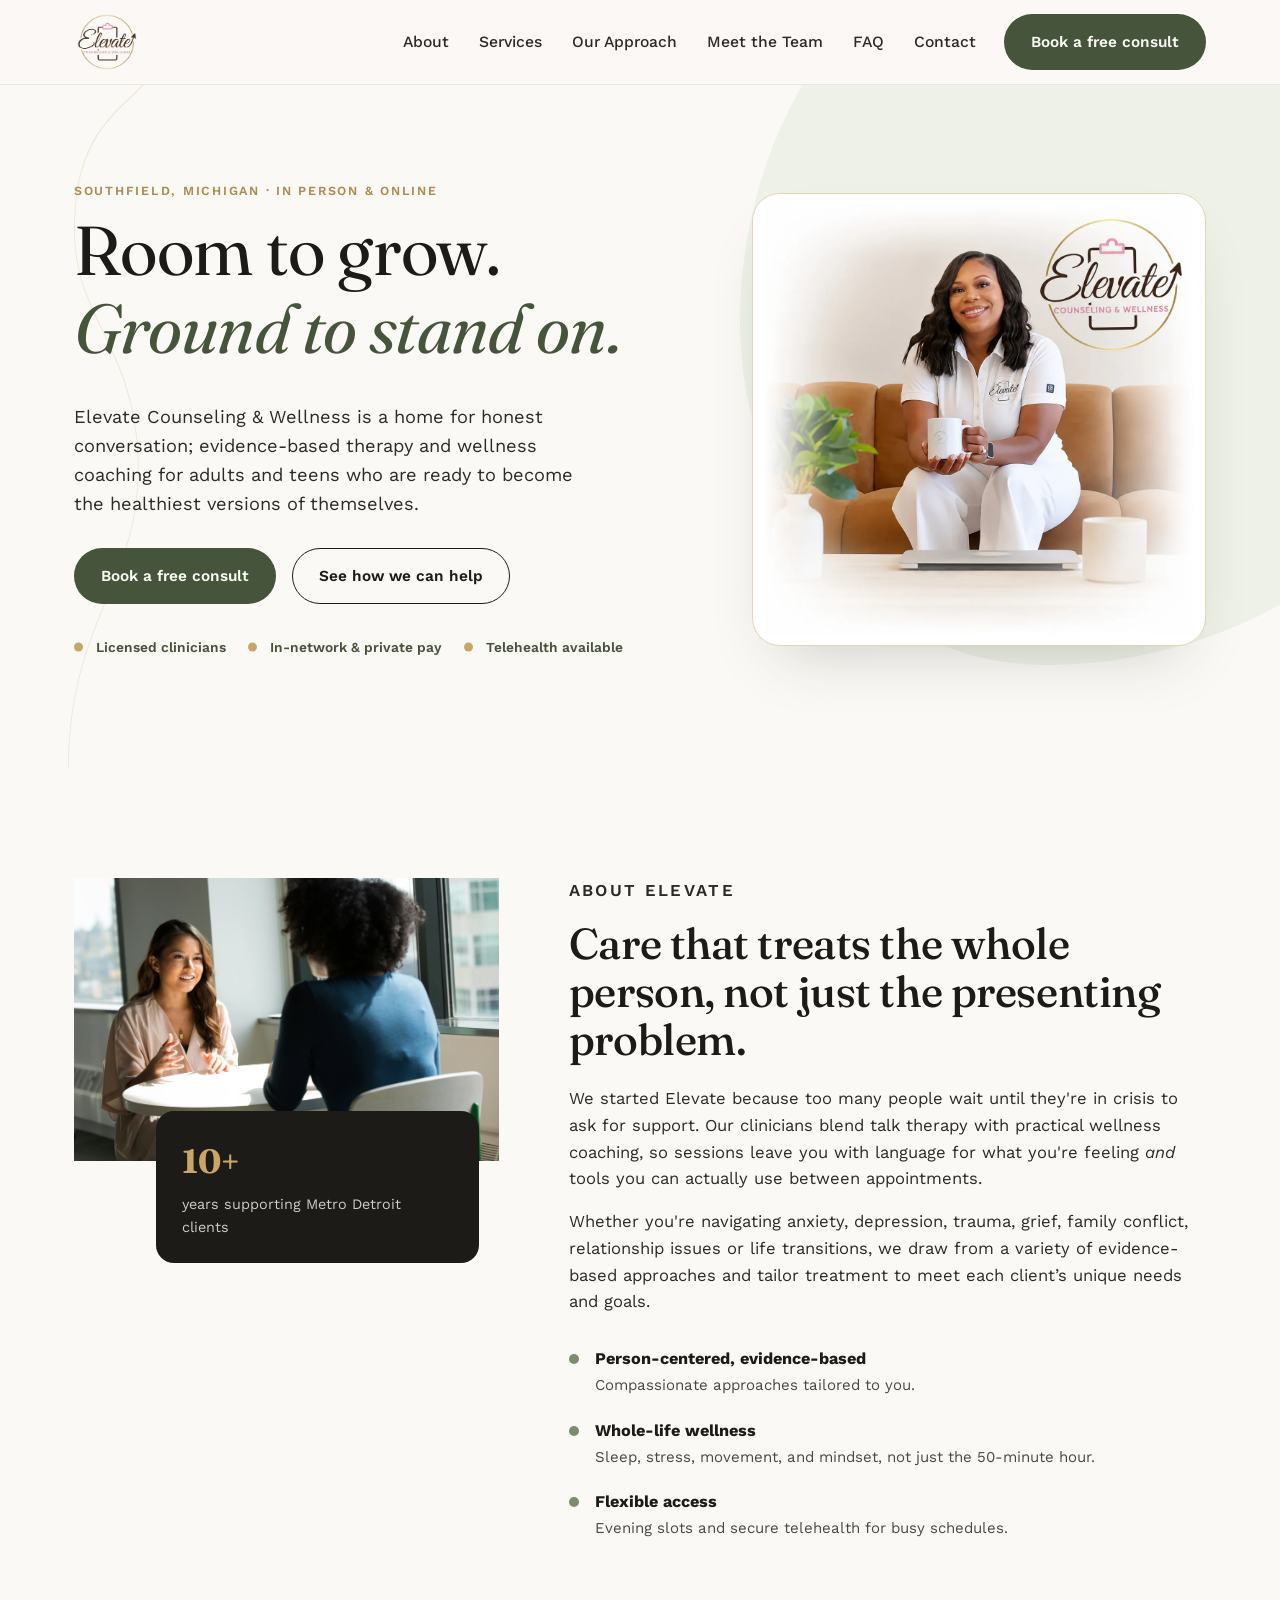
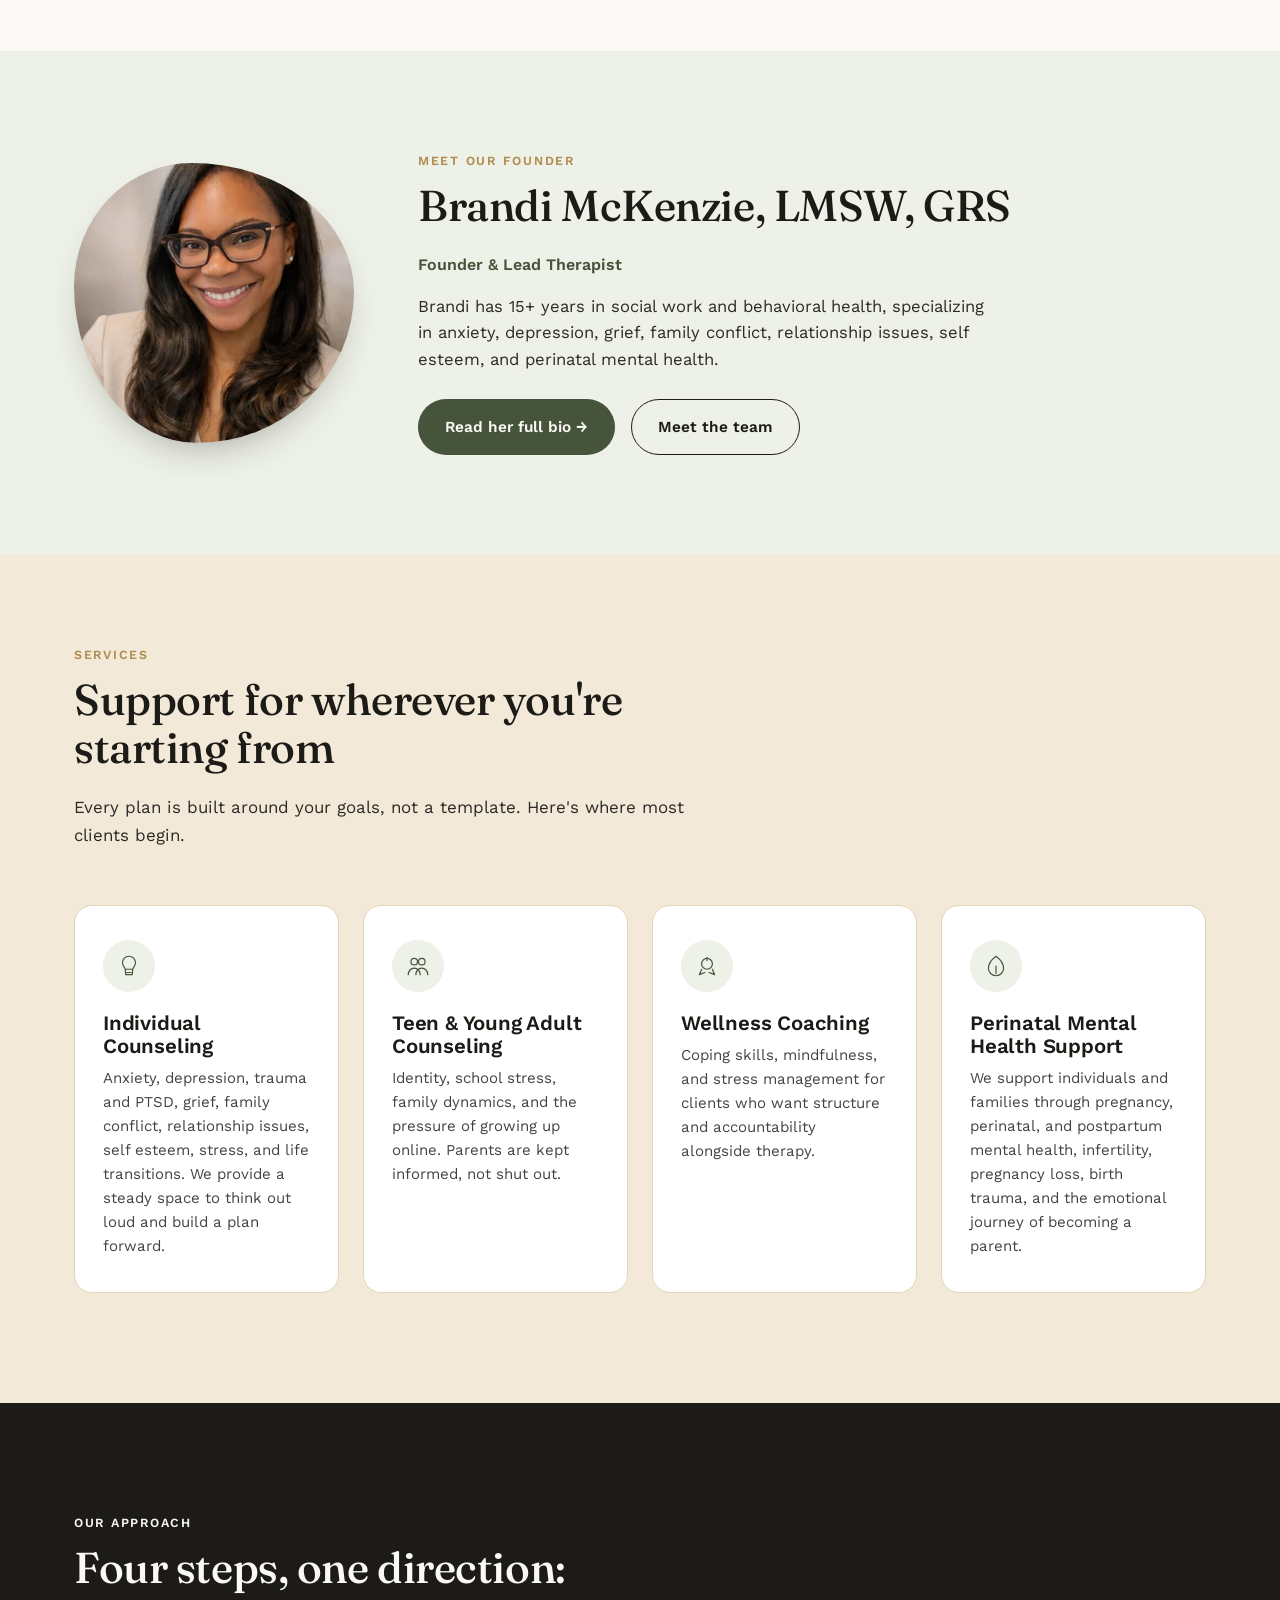
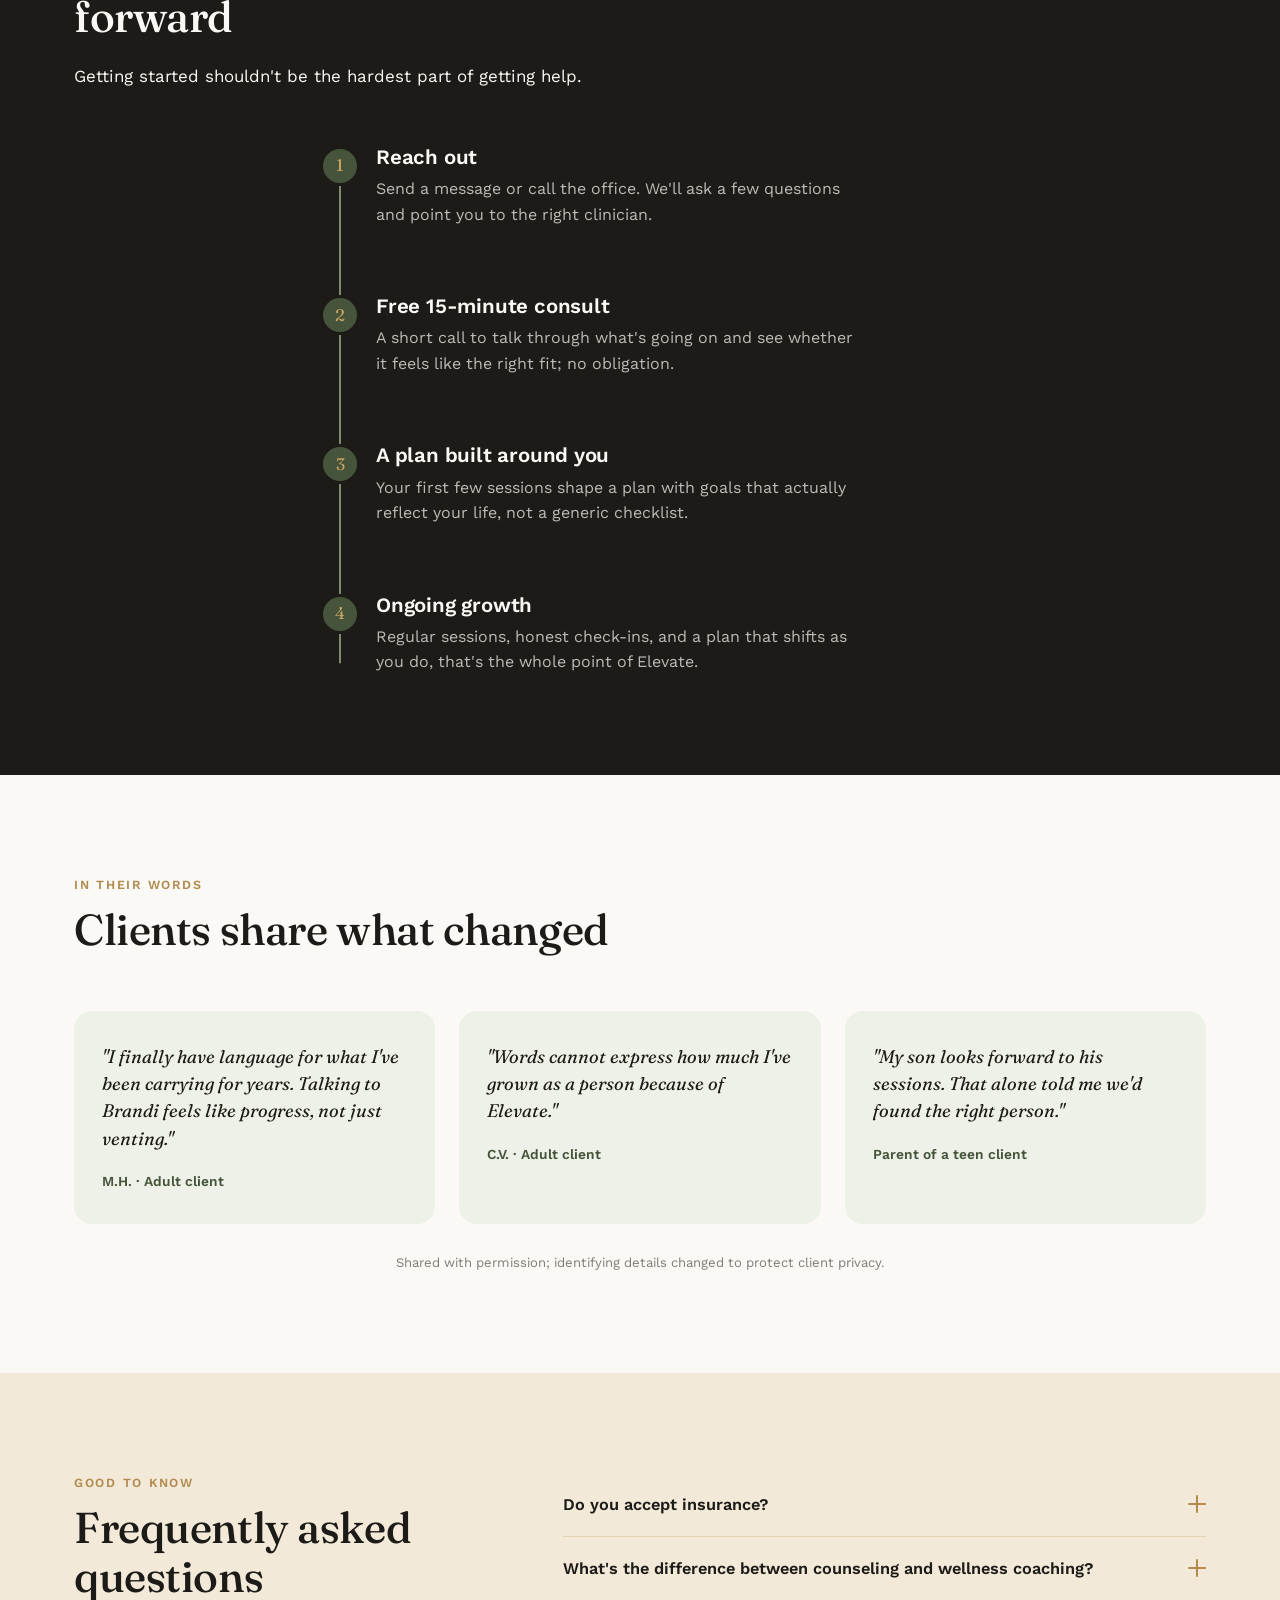
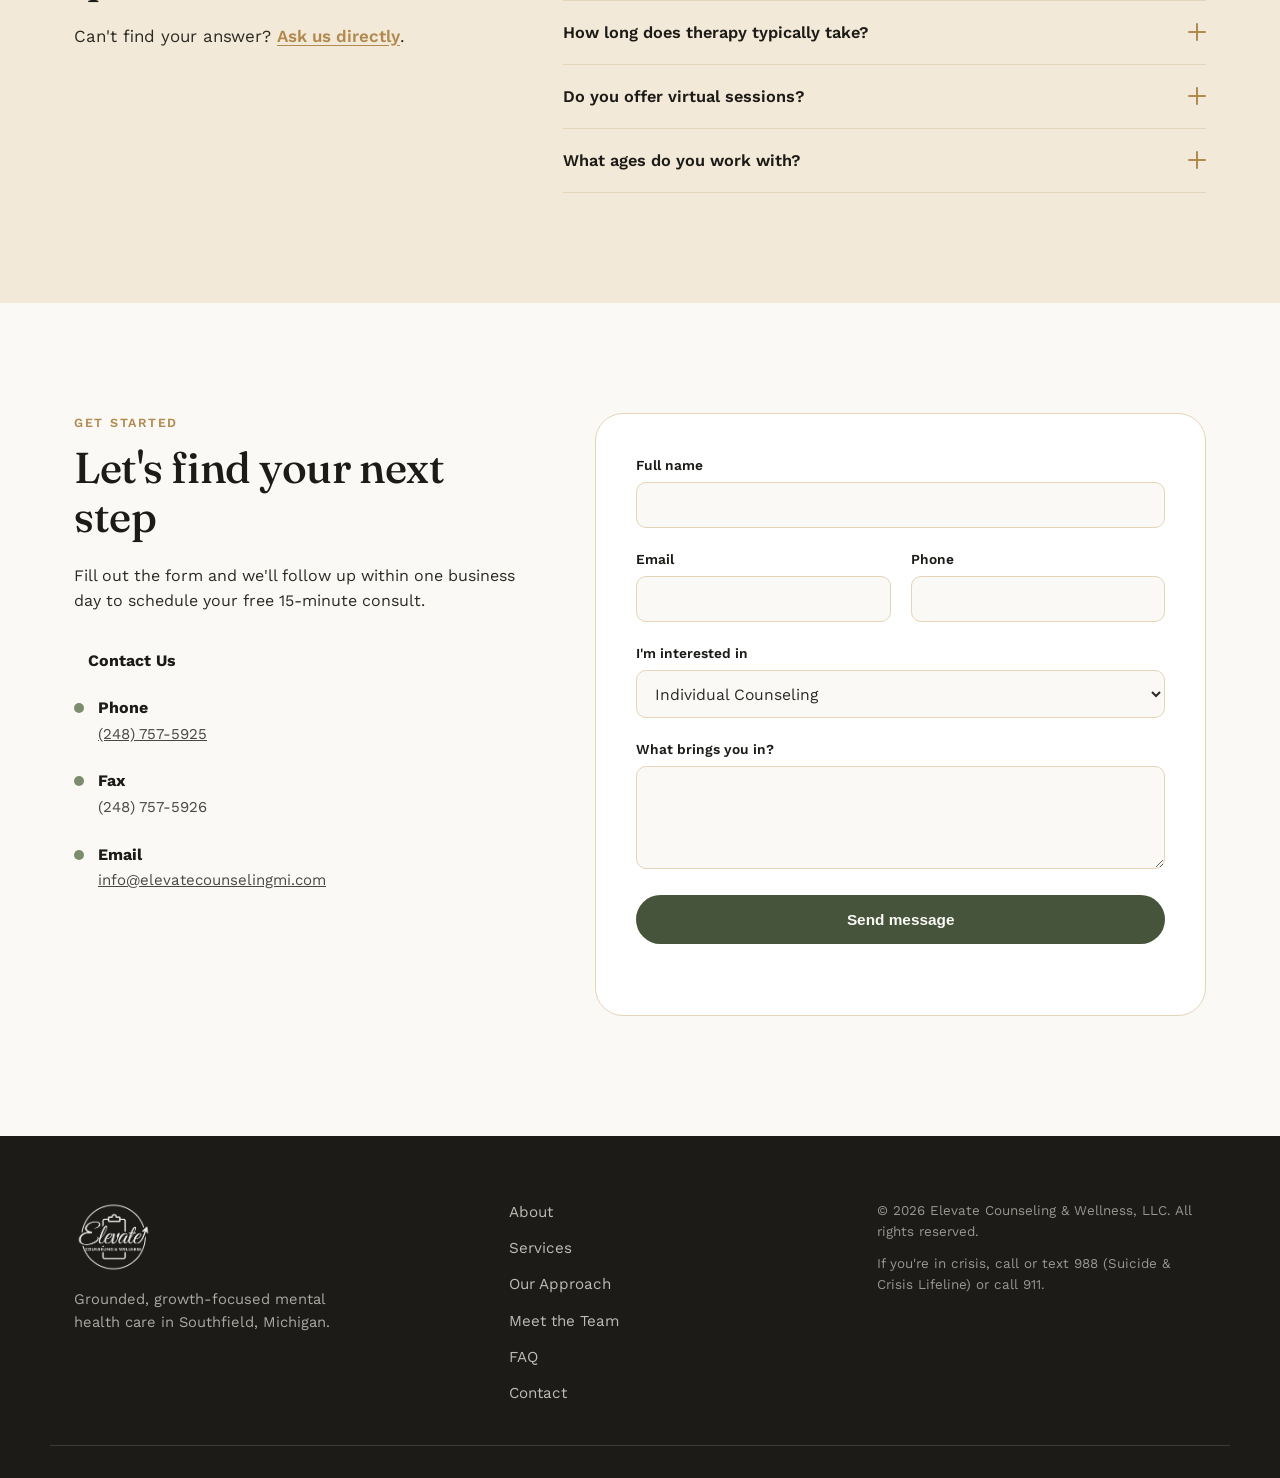
<file: index.html>
<!DOCTYPE html>
<html lang="en">

<head>
  <meta charset="UTF-8">
  <meta name="viewport" content="width=device-width, initial-scale=1.0">
  <title>Elevate Counseling & Wellness | Southfield, MI | Brandi McKenzie, LMSW</title>
  <meta name="description"
    content="Brandi McKenzie, LMSW, founder of Elevate Counseling & Wellness, provides therapy in Southfield, MI for anxiety, depression, trauma, grief, and perinatal mental health. Schedule your free consultation today.">
  <meta name="robots" content="index, follow">
  <meta name="author" content="Brandi McKenzie, LMSW">
  <meta name="keywords"
    content="Brandi McKenzie, Brandi McKenzie LMSW, Brandi McKenzie therapist, Brandi McKenzie Southfield Michigan, Elevate Counseling and Wellness, therapy Michigan, counselor Michigan, perinatal therapist, postpartum anxiety, postpartum depression, mental health counseling, anxiety therapy, Anxiety, Codependency, Coping Skills, Depression, Family Conflict, Grief, Life Coaching, Life Transitions, Relationship Issues, Self Esteem, Stress, Trauma and PTSD, Women's Issues, Pregnancy, Prenatal, Perinatal, Postpartum">
  <link rel="canonical" href="https://www.elevatecounselingmi.com/">
  <link rel="icon" type="image/png" href="assets/favicon-32.png">
  <link rel="apple-touch-icon" href="assets/favicon-192.png">
  <!-- Open Graph -->
  <meta property="og:title" content="Brandi McKenzie, LMSW | Elevate Counseling & Wellness">
  <meta property="og:description"
    content="Brandi McKenzie, LMSW, founder of Elevate Counseling & Wellness, offers perinatal support, adult, and teen therapy plus wellness coaching in Southfield, Michigan, in-person and online.">
  <meta property="og:image" content="assets/brand_800.webp">
  <meta property="og:type" content="website">
  <meta property="og:url" content="https://www.elevatecounselingmi.com">

  
  <!-- JSON-LD -->

  <script type="application/ld+json">
{
  "@context":"https://schema.org",
  "@type":"LocalBusiness",
  "name":"Elevate Counseling & Wellness",
  "image":"https://www.elevatecounselingmi.com/assets/brand_800.webp",
  "url":"https://www.elevatecounselingmi.com",
  "telephone":"(248) 757-5925",
  "email":"info@elevatecounselingmi.com",
  "priceRange":"$$",
  "address":{
      "@type":"PostalAddress",
      "addressLocality":"Southfield",
      "addressRegion":"MI",
      "addressCountry":"US"
  },
  "areaServed":"Michigan",
  "sameAs":[
      "https://www.facebook.com/elevatecounselingmi",
      "https://www.instagram.com/elevate.wellness.co_"
  ],
  "founder":{
    "@type":"Person",
    "name":"Brandi McKenzie",
    "honorificSuffix":"LMSW",
    "jobTitle":"Founder & Therapist",
    "worksFor":{
      "@type":"LocalBusiness",
      "name":"Elevate Counseling & Wellness"
    },
    "url":"https://www.elevatecounselingmi.com/team/brandi-mckenzie.html",
    "knowsAbout":[
      "Anxiety","Codependency","Coping Skills","Depression","Family Conflict","Grief",
      "Life Coaching","Life Transitions","Relationship Issues","Self Esteem","Stress","Trauma and PTSD",
      "Women's Issues","Pregnancy","Prenatal","Perinatal","Postpartum"
    ]
  },
  "employee":{
    "@type":"Person",
    "name":"Brandi McKenzie",
    "honorificSuffix":"LMSW",
    "jobTitle":"Founder & Therapist"
  },
  "hasOfferCatalog": {
    "@type": "OfferCatalog",
    "name": "Therapy Services",
    "itemListElement": [

      {
        "@type": "Offer",
        "itemOffered": {
          "@type": "Service",
          "name": "Perinatal Mental Health Therapy",
          "description": "Counseling for pregnancy, prenatal, postpartum depression, postpartum anxiety, infertility, and pregnancy loss."
        }
      },

      {
        "@type": "Offer",
        "itemOffered": {
          "@type": "Service",
          "name": "Individual Therapy",
          "description": "Individual counseling for anxiety, depression, trauma and PTSD, grief, family conflict, relationship issues, self esteem, stress, and life transitions."
        }
      },

      {
        "@type": "Offer",
        "itemOffered": {
          "@type": "Service",
          "name": "Women's Mental Health",
          "description": "Support for women's issues, emotional wellness, motherhood, relationships, codependency, and personal growth."
        }
      },

      {
        "@type": "Offer",
        "itemOffered": {
          "@type": "Service",
          "name": "Telehealth Therapy",
          "description": "Secure virtual counseling and life coaching available throughout Michigan."
        }
      }
    ]
  }
}
</script>

  <script type="application/ld+json">
{
  "@context":"https://schema.org",
  "@type":"FAQPage",
  "mainEntity":[
    {
      "@type":"Question",
      "name":"Do you accept insurance?",
      "acceptedAnswer":{
        "@type":"Answer",
        "text":"Yes. We're in-network with several major Michigan insurers and offer private-pay rates with a superbill for out-of-network reimbursement."
      }
    },
    {
      "@type":"Question",
      "name":"What's the difference between counseling and wellness coaching?",
      "acceptedAnswer":{
        "@type":"Answer",
        "text":"Counseling is clinical care focused on diagnosing and treating mental health conditions. Wellness coaching is non-clinical and goal-focused: habits, mindset, and accountability."
      }
    },
    {
      "@type":"Question",
      "name":"How long does therapy typically take?",
      "acceptedAnswer":{
        "@type":"Answer",
        "text":"It depends entirely on your goals. Some clients come for a handful of focused sessions around a specific transition, while others stay for ongoing, longer-term support."
      }
    },
    {
      "@type":"Question",
      "name":"Do you offer virtual sessions?",
      "acceptedAnswer":{
        "@type":"Answer",
        "text":"Yes. All clinicians offer secure telehealth sessions in addition to in-person appointments at our Southfield, Michigan office."
      }
    },
    {
      "@type":"Question",
      "name":"What ages do you work with?",
      "acceptedAnswer":{
        "@type":"Answer",
        "text":"Our clinicians work with teens and adults."
      }
    }
  ]
}
</script>

  <meta name="twitter:card" content="summary_large_image">
  <meta name="twitter:title" content="Brandi McKenzie, LMSW | Elevate Counseling & Wellness">
  <meta name="twitter:description" content="Brandi McKenzie, LMSW, offers compassionate therapy for adults, families, and perinatal mental health in Southfield, Michigan.">
  <meta name="twitter:image" content="assets/brand_800.webp">

  <link rel="preconnect" href="https://fonts.googleapis.com">
  <link rel="preconnect" href="https://fonts.gstatic.com" crossorigin>
  <link
    href="https://fonts.googleapis.com/css2?family=Fraunces:ital,opsz,wght@0,9..144,300;0,9..144,400;0,9..144,500;0,9..144,600;1,9..144,400;1,9..144,500&family=Work+Sans:wght@400;500;600;700&display=swap"
    rel="stylesheet">
  <link rel="stylesheet" href="css/styles.css">
  <link rel="stylesheet" href="css/team.css">


<!-- Google tag (gtag.js) -->
<script async src="https://www.googletagmanager.com/gtag/js?id=G-04DS619NHG">
</script>
<script>
  window.dataLayer = window.dataLayer || [];
  function gtag(){dataLayer.push(arguments);}
  gtag('js', new Date());

  gtag('config', 'G-04DS619NHG');
</script>
  
</head>

<body>

  <a class="skip-link" href="#main">Skip to content</a>

  <header class="site-header" id="site-header">
    <div class="wrap header-inner">
      <a href="#top" class="brand" aria-label="Elevate Counseling & Wellness, home">
        <img src="assets/logo.png" alt="Elevate Counseling & Wellness" class="brand-mark">
      </a>

      <nav class="main-nav" id="main-nav" aria-label="Primary">
        <a href="#about">About</a>
        <a href="#services">Services</a>
        <a href="#approach">Our Approach</a>
        <a href="team/index.html">Meet the Team</a>
        <a href="#faq">FAQ</a>
        <a href="#contact">Contact</a>
      </nav>

      <a href="#contact" class="btn btn-primary header-cta">Book a free consult</a>

      <button class="nav-toggle" id="nav-toggle" aria-label="Open menu" aria-expanded="false"
        aria-controls="mobile-nav">
        <span></span><span></span><span></span>
      </button>
    </div>

    <div class="mobile-nav" id="mobile-nav">
      <a href="#about">About</a>
      <a href="#services">Services</a>
      <a href="#approach">Our Approach</a>
      <a href="team/index.html">Meet the Team</a>
      <a href="#faq">FAQ</a>
      <a href="#contact">Contact</a>
      <a href="#contact" class="btn btn-primary">Book a free consult</a>
    </div>
  </header>

  <main id="main">

    <section class="hero" id="top">
      <div class="hero-blob" aria-hidden="true"></div>
      <svg class="hero-line" viewBox="0 0 600 900" preserveAspectRatio="none" aria-hidden="true">
        <path id="hero-path"
          d="M 40 900 C 40 700, 220 650, 200 480 C 180 320, 20 300, 60 140 C 90 30, 220 20, 260 -40" />
      </svg>

      <div class="wrap hero-inner">
        <div class="hero-copy reveal">
          <p class="eyebrow">Southfield, Michigan &middot; in person & online</p>
          <h1>Room to grow.<br><em>Ground to stand on.</em></h1>
          <p class="hero-sub">Elevate Counseling & Wellness is a home for honest conversation; evidence-based
            therapy and wellness coaching for adults and teens who are ready to become the healthiest versions of
            themselves.</p>
          <div class="hero-actions">
            <a href="#contact" class="btn btn-primary">Book a free consult</a>
            <a href="#services" class="btn btn-ghost">See how we can help</a>
          </div>
          <ul class="hero-badges">
            <li>Licensed clinicians</li>
            <li>In-network & private pay</li>
            <li>Telehealth available</li>
          </ul>
        </div>

        <div class="hero-art reveal" aria-hidden="true">
          <div class="hero-art-card">
            <img src="assets/brand_1200.webp" alt="Therapist" class="hero-logo">
    </section>

    <section class="about" id="about">
      <div class="wrap about-grid">
        <div class="about-media reveal">
          <div class="media-frame">

            <span><img src="assets/unsplash.webp" alt="Elevate Counseling & Wellness" class="hero-logo"></span>

          </div>
          <div class="stat-card">
            <strong>10+</strong>
            <span>years supporting Metro Detroit clients</span>
          </div>
        </div>

        <div class="about-copy reveal">
          <p class="eyebrow">About Elevate</p>
          <h2>Care that treats the whole person, not just the presenting problem.</h2>
          <p>We started Elevate because too many people wait until they're in crisis to ask for support. Our clinicians
            blend talk therapy with practical wellness coaching, so sessions leave you with language for what you're
            feeling <em>and</em> tools you can actually use between appointments.</p>
          <p>Whether you're navigating anxiety, depression, trauma, grief, family conflict, relationship issues or life transitions, we draw from a variety of evidence-based approaches and tailor treatment to meet each
            client’s unique needs and goals.</p>
          <div class="about-list">
            <div class="about-list-item">
              <i class="marker" aria-hidden="true"></i>
              <div><strong>Person-centered, evidence-based</strong><span>Compassionate approaches tailored to
                  you.</span></div>
            </div>
            <div class="about-list-item">
              <i class="marker" aria-hidden="true"></i>
              <div><strong>Whole-life wellness</strong><span>Sleep, stress, movement, and mindset, not just the
                  50-minute hour.</span></div>
            </div>
            <div class="about-list-item">
              <i class="marker" aria-hidden="true"></i>
              <div><strong>Flexible access</strong><span>Evening slots and secure telehealth for busy schedules.</span>
              </div>
            </div>
          </div>
        </div>
      </div>
    </section>

    <section class="founder-section" id="meet-brandi">
      <div class="wrap founder-grid">
        <div class="founder-portrait reveal">
          <div class="portrait-ring">
            <img src="assets/team/brandi-mckenzie.webp"
              alt="Brandi McKenzie, LMSW, GRS, founder and therapist at Elevate Counseling & Wellness in Southfield, Michigan">
          </div>
        </div>
        <div class="founder-copy reveal">
          <p class="eyebrow">Meet our founder</p>
          <h2>Brandi McKenzie, LMSW, GRS</h2>
          <p class="founder-title">Founder & Lead Therapist</p>
          <p class="bio-text">Brandi has 15+ years in social work and behavioral health, specializing in anxiety,
            depression, grief, family conflict, relationship issues, self esteem, and perinatal
            mental health.</p>
          <div class="founder-actions">
            <a href="team/brandi-mckenzie.html" class="btn btn-primary">Read her full bio &rarr;</a>
            <a href="team/index.html" class="btn btn-ghost">Meet the team</a>
          </div>
        </div>
      </div>
    </section>
	
	
    <section class="services" id="services">
      <div class="wrap">
        <div class="section-head reveal">
          <p class="eyebrow">Services</p>
          <h2>Support for wherever you're starting from</h2>
          <p class="section-sub">Every plan is built around your goals, not a template. Here's where most clients begin.
          </p>
        </div>

        <div class="service-grid">
          <article class="service-card reveal">
            <div class="service-icon" aria-hidden="true">
              <svg viewBox="0 0 48 48">
                <path d="M24 6c-7 0-12 5-12 12 0 5 3 8 5 11l1 11h12l1-11c2-3 5-6 5-11 0-7-5-12-12-12z" />
                <path d="M18 30h12M20 36h8" />
              </svg>
            </div>
            <h3>Individual Counseling</h3>
            <p>Anxiety, depression, trauma and PTSD, grief, family conflict, relationship issues, self esteem, stress, and life transitions. We provide a steady space to think out loud and build a plan forward.</p>
          </article>

          <article class="service-card reveal">
            <div class="service-icon" aria-hidden="true">
              <svg viewBox="0 0 48 48">
                <circle cx="17" cy="16" r="6" />
                <circle cx="31" cy="16" r="6" />
                <path d="M6 40c0-7 5-12 11-12s11 5 11 12M20 40c0-7 5-12 11-12s11 5 11 12" />
              </svg>
            </div>
            <h3>Teen & Young Adult Counseling</h3>
            <p>Identity, school stress, family dynamics, and the pressure of growing up online. Parents are kept
              informed, not shut out.</p>
          </article>

          <article class="service-card reveal">
            <div class="service-icon" aria-hidden="true">
              <svg viewBox="0 0 48 48">
                <path d="M24 8v6M14 30l-4 10 10-4M34 30l4 10-10-4" />
                <circle cx="24" cy="20" r="10" />
              </svg>
            </div>
            <h3>Wellness Coaching</h3>
            <p>Coping skills, mindfulness, and stress management for clients who want structure and
              accountability alongside therapy.</p>
          </article>

          <article class="service-card reveal">
            <div class="service-icon" aria-hidden="true">
              <svg viewBox="0 0 48 48">
                <path d="M24 6c8 6 14 14 14 22a14 14 0 0 1-28 0c0-8 6-16 14-22z" />
                <path d="M24 24v14" />
              </svg>
            </div>
            <h3>Perinatal Mental Health Support</h3>
            <p>We support individuals and families through pregnancy, perinatal, and postpartum mental
              health, infertility, pregnancy loss, birth trauma, and the emotional journey of becoming a parent.</p>
          </article>

        </div>
      </div>
    </section>

    <section class="approach" id="approach">
      <div class="wrap">
        <div class="section-head reveal light">
          <p class="eyebrow">Our approach</p>
          <h2>Four steps, one direction: forward</h2>
          <p class="section-sub">Getting started shouldn't be the hardest part of getting help.</p>
        </div>

        <div class="path" id="growth-path">
          <svg class="path-line" viewBox="0 0 40 900" preserveAspectRatio="none" aria-hidden="true">
            <path id="path-stem" d="M20 20 V880" />
          </svg>

          <div class="path-step reveal">
            <div class="path-node"><span>1</span></div>
            <div class="path-content">
              <h3>Reach out</h3>
              <p>Send a message or call the office. We'll ask a few questions and point you to the right clinician.</p>
            </div>
          </div>

          <div class="path-step reveal">
            <div class="path-node"><span>2</span></div>
            <div class="path-content">
              <h3>Free 15-minute consult</h3>
              <p>A short call to talk through what's going on and see whether it feels like the right fit; no
                obligation.</p>
            </div>
          </div>

          <div class="path-step reveal">
            <div class="path-node"><span>3</span></div>
            <div class="path-content">
              <h3>A plan built around you</h3>
              <p>Your first few sessions shape a plan with goals that actually reflect your life, not a generic
                checklist.</p>
            </div>
          </div>

          <div class="path-step reveal">
            <div class="path-node"><span>4</span></div>
            <div class="path-content">
              <h3>Ongoing growth</h3>
              <p>Regular sessions, honest check-ins, and a plan that shifts as you do, that's the whole point of
                Elevate.</p>
            </div>
          </div>
        </div>
      </div>
    </section>

    <section class="testimonials" id="testimonials">
      <div class="wrap">
        <div class="section-head reveal">
          <p class="eyebrow">In their words</p>
          <h2>Clients share what changed</h2>
        </div>

        <div class="quote-grid">
          <figure class="quote-card reveal">
            <blockquote>"I finally have language for what I've been carrying for years. Talking to Brandi feels like
              progress, not just venting."</blockquote>
            <figcaption>M.H. &middot; Adult client</figcaption>
          </figure>
          <figure class="quote-card reveal">
            <blockquote>"Words cannot express how much I've grown as a person because of Elevate."</blockquote>
            <figcaption>C.V. &middot; Adult client</figcaption>
          </figure>
          <figure class="quote-card reveal">
            <blockquote>"My son looks forward to his sessions. That alone told me we'd found the right person."
            </blockquote>
            <figcaption>Parent of a teen client</figcaption>
          </figure>
        </div>
        <p class="quote-disclaimer">Shared with permission; identifying details changed to protect client privacy.</p>
      </div>
    </section>

    <section class="faq" id="faq">
      <div class="wrap faq-grid">
        <div class="section-head reveal">
          <p class="eyebrow">Good to know</p>
          <h2>Frequently asked questions</h2>
          <p class="section-sub">Can't find your answer? <a href="#contact">Ask us directly</a>.</p>
        </div>

        <div class="accordion reveal">
          <div class="accordion-item">
            <button class="accordion-trigger" aria-expanded="false">
              <span>Do you accept insurance?</span>
              <i class="acc-icon" aria-hidden="true"></i>
            </button>
            <div class="accordion-panel">
              <p>Yes. We're in-network with several major Michigan insurers and offer private-pay rates with a superbill for
                out-of-network reimbursement. Bring your card to your consult and we'll check your benefits before your
                first session.</p>
            </div>
          </div>
          <div class="accordion-item">
            <button class="accordion-trigger" aria-expanded="false">
              <span>What's the difference between counseling and wellness coaching?</span>
              <i class="acc-icon" aria-hidden="true"></i>
            </button>
            <div class="accordion-panel">
              <p>Counseling is clinical care focused on diagnosing and treating mental health conditions. Wellness
                coaching is non-clinical and goal-focused: habits, mindset, and accountability. Many clients use both
                together.</p>
            </div>
          </div>
          <div class="accordion-item">
            <button class="accordion-trigger" aria-expanded="false">
              <span>How long does therapy typically take?</span>
              <i class="acc-icon" aria-hidden="true"></i>
            </button>
            <div class="accordion-panel">
              <p>It depends entirely on your goals. Some clients come for a handful of focused sessions around a
                specific transition; others stay for ongoing, longer-term support. We revisit your plan regularly so it
                never runs on autopilot.</p>
            </div>
          </div>
          <div class="accordion-item">
            <button class="accordion-trigger" aria-expanded="false">
              <span>Do you offer virtual sessions?</span>
              <i class="acc-icon" aria-hidden="true"></i>
            </button>
            <div class="accordion-panel">
              <p>Yes. All clinicians offer secure telehealth sessions in addition to in-person appointments at our
                Southfield, Michigan office, and most clients mix the two based on their week.</p>
            </div>
          </div>
          <div class="accordion-item">
            <button class="accordion-trigger" aria-expanded="false">
              <span>What ages do you work with?</span>
              <i class="acc-icon" aria-hidden="true"></i>
            </button>
            <div class="accordion-panel">
              <p>Our clinicians work with teens and adults. Let us know your situation during your consult and we'll
                match you with the right fit.</p>
            </div>
          </div>
        </div>
      </div>
    </section>

    <section class="contact" id="contact">
      <div class="wrap contact-grid">
        <div class="contact-copy reveal">
          <p class="eyebrow">Get started</p>
          <h2>Let's find your next step</h2>
          <p>Fill out the form and we'll follow up within one business day to schedule your free 15-minute consult.</p>

          <div class="contact-details">
            <div><i class="heading" aria-hidden="true"></i>
              <div><strong>Contact Us</strong><span></span></div>
            </div>
            <div><i class="marker" aria-hidden="true"></i>
              <div><strong>Phone</strong><a href="tel:+12487575925"><span>(248) 757-5925</span></a></div>
            </div>
            <div><i class="marker" aria-hidden="true"></i>
              <div><strong>Fax</strong><span>(248) 757-5926 </span></div>
            </div>
            <div><i class="marker" aria-hidden="true"></i>
              <div><strong>Email</strong><a href="mailto:info@elevatecounselingmi.com"><span>info@elevatecounselingmi.com</span></a></div>
            </div>
			<!--
            <div><i class="marker" aria-hidden="true"></i>
              <div><strong>Hours</strong><span>Mon&ndash;Thu 9am&ndash;5pm<br>Fri 9am&ndash;3pm</span></div>
			
            </div>
			  -->
          </div>
        </div>
		

        <form class="contact-form reveal" id="contact-form" action="https://formspree.io/f/xqerppeg" method="POST">
          <div class="form-row">
            <label for="name">Full name</label>
            <input type="text" id="name" name="name" required autocomplete="name">
          </div>
          <div class="form-row two-col">
            <div>
              <label for="email">Email</label>
              <input type="email" id="email" name="email" required autocomplete="email">
            </div>
            <div>
              <label for="phone">Phone</label>
              <input type="tel" id="phone" name="phone" autocomplete="tel">
            </div>
          </div>
          <div class="form-row">
            <label for="service">I'm interested in</label>
            <select id="service" name="service">
              <option>Individual Counseling</option>
              <option>Teen & Young Adult Counseling</option>
              <option>Wellness Coaching</option>
              <option>Perinatal Mental Health Support</option>
              <option>Not sure yet</option>
            </select>
          </div>
          <div class="form-row">
            <label for="message">What brings you in?</label>
            <textarea id="message" name="message" rows="4"></textarea>
          </div>
          <button type="submit" class="btn btn-primary form-submit">Send message</button>
	<p class="form-note" id="form-note" role="status" aria-live="polite"></p>
        </form>
      </div>
    </section>

  </main>

  <footer class="site-footer">
    <div class="wrap footer-inner">
      <div class="footer-brand">
        <img src="assets/logo.png" alt="Elevate Counseling & Wellness" class="footer-logo">
        <p>Grounded, growth-focused mental health care in Southfield, Michigan.</p>
      </div>
      <nav class="footer-nav" aria-label="Footer">
        <a href="#about">About</a>
        <a href="#services">Services</a>
        <a href="#approach">Our Approach</a>
        <a href="team/index.html">Meet the Team</a>
        <a href="#faq">FAQ</a>
        <a href="#contact">Contact</a>
      </nav>
      <div class="footer-legal">
        <p>&copy; <span id="year"></span> Elevate Counseling & Wellness, LLC. All rights reserved.</p>
        <p>If you're in crisis, call or text 988 (Suicide & Crisis Lifeline) or call 911.</p>
      </div>
    </div>
  </footer>

  <script src="js/script.js"></script>
</body>

</html>
</file>
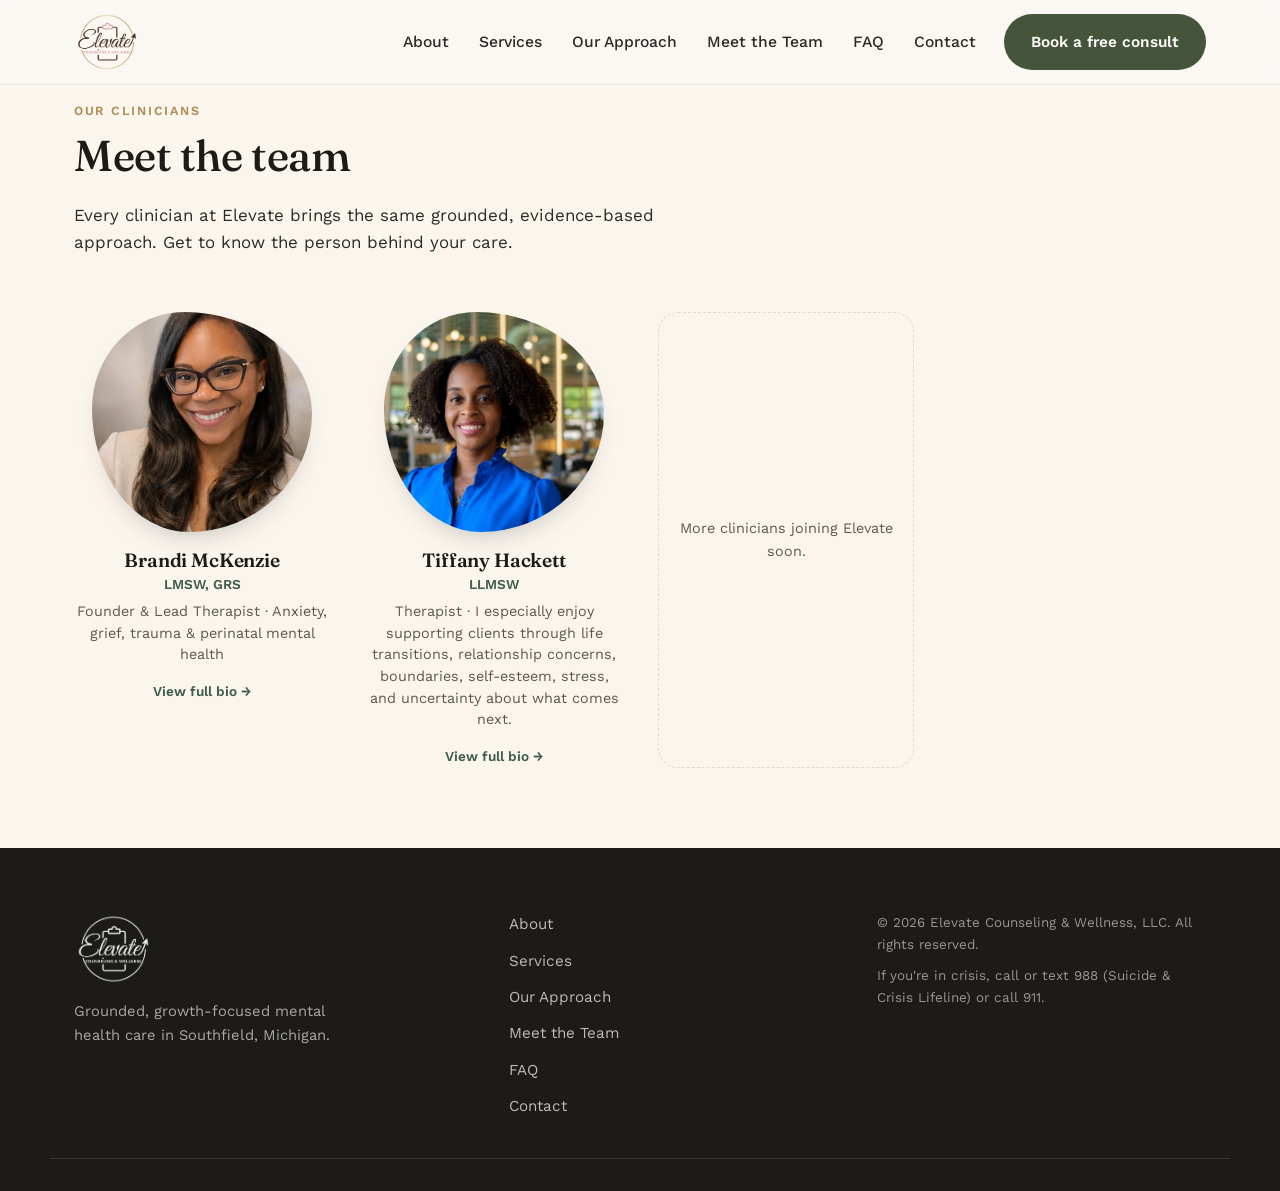
<file: team/index.html>
<!DOCTYPE html>
<html lang="en">

<head>
  <meta charset="UTF-8">
  <meta name="viewport" content="width=device-width, initial-scale=1.0">
  <title>Meet Our Team | Elevate Counseling & Wellness</title>
  <meta name="description"
    content="Meet the licensed clinicians at Elevate Counseling & Wellness in Southfield, Michigan.">
  <meta name="robots" content="index, follow">
  <link rel="canonical" href="https://www.elevatecounselingmi.com/team/">
  <link rel="icon" type="image/png" href="../assets/favicon-32.png">
  <link rel="apple-touch-icon" href="../assets/favicon-192.png">

  <meta property="og:title" content="Meet Our Team | Elevate Counseling & Wellness">
  <meta property="og:description" content="Meet the licensed clinicians at Elevate Counseling & Wellness.">
  <meta property="og:image" content="../assets/brand_800.webp">
  <meta property="og:type" content="website">
  <meta property="og:url" content="https://www.elevatecounselingmi.com/team/">

  <link rel="preconnect" href="https://fonts.googleapis.com">
  <link rel="preconnect" href="https://fonts.gstatic.com" crossorigin>
  <link
    href="https://fonts.googleapis.com/css2?family=Fraunces:ital,opsz,wght@0,9..144,300;0,9..144,400;0,9..144,500;0,9..144,600;1,9..144,400;1,9..144,500&family=Work+Sans:wght@400;500;600;700&display=swap"
    rel="stylesheet">
  <link rel="stylesheet" href="../css/styles.css">
  <link rel="stylesheet" href="../css/team.css">

  <!-- Google tag (gtag.js) -->
  <script async src="https://www.googletagmanager.com/gtag/js?id=G-04DS619NHG"></script>
  <script>
    window.dataLayer = window.dataLayer || [];
    function gtag() { dataLayer.push(arguments); }
    gtag('js', new Date());
    gtag('config', 'G-04DS619NHG');
  </script>
</head>

<body class="team-page">

  <a class="skip-link" href="#main">Skip to content</a>

  <header class="site-header" id="site-header">
    <div class="wrap header-inner">
      <a href="../index.html#top" class="brand" aria-label="Elevate Counseling & Wellness, home">
        <img src="../assets/logo.png" alt="Elevate Counseling & Wellness" class="brand-mark">
      </a>

      <nav class="main-nav" id="main-nav" aria-label="Primary">
        <a href="../index.html#about">About</a>
        <a href="../index.html#services">Services</a>
        <a href="../index.html#approach">Our Approach</a>
        <a href="index.html">Meet the Team</a>
        <a href="../index.html#faq">FAQ</a>
        <a href="../index.html#contact">Contact</a>
      </nav>

      <a href="../index.html#contact" class="btn btn-primary header-cta">Book a free consult</a>

      <button class="nav-toggle" id="nav-toggle" aria-label="Open menu" aria-expanded="false"
        aria-controls="mobile-nav">
        <span></span><span></span><span></span>
      </button>
    </div>

    <div class="mobile-nav" id="mobile-nav">
      <a href="../index.html#about">About</a>
      <a href="../index.html#services">Services</a>
      <a href="../index.html#approach">Our Approach</a>
      <a href="index.html">Meet the Team</a>
      <a href="../index.html#faq">FAQ</a>
      <a href="../index.html#contact">Contact</a>
      <a href="../index.html#contact" class="btn btn-primary">Book a free consult</a>
    </div>
  </header>

  <main id="main">

    <section class="team-grid-section">
      <div class="wrap">
        <div class="section-head reveal">
          <p class="eyebrow">Our clinicians</p>
          <h2>Meet the team</h2>
          <p class="section-sub">Every clinician at Elevate brings the same grounded,
            evidence-based approach. Get to know the person behind your care.</p>
        </div>

        <div class="team-grid">

          <a class="team-card reveal" href="brandi-mckenzie.html">
            <div class="team-card-photo">
              <img src="../assets/team/brandi-mckenzie.webp" alt="Portrait of Brandi McKenzie, LMSW, GRS">
            </div>
            <h3>Brandi McKenzie</h3>
            <p class="card-credentials">LMSW, GRS</p>
            <p class="card-role">Founder & Lead Therapist &middot; Anxiety, grief, trauma & perinatal
              mental health</p>
            <span class="card-link">View full bio &rarr;</span>
          </a>

          <a class="team-card reveal" href="tiffany-hackett.html">
            <div class="team-card-photo">
              <img src="../assets/team/tiffany-hackett.webp" alt="Portrait of Tiffany Hackett, LLMSW">
            </div>
            <h3>Tiffany Hackett</h3>
            <p class="card-credentials">LLMSW</p>
            <p class="card-role">Therapist &middot; I especially enjoy supporting clients through
              life transitions, relationship concerns, boundaries, self-esteem, stress, and uncertainty about what
              comes next.</p>
            <span class="card-link">View full bio &rarr;</span>
          </a>

          <div class="team-card-placeholder" aria-hidden="true">
            <span>More clinicians joining Elevate soon.</span>
          </div>

        </div>
        <!-- TEAM-GRID-END -->

      </div>
    </section>

  </main>

  <footer class="site-footer">
    <div class="wrap footer-inner">
      <div class="footer-brand">
        <img src="../assets/logo.png" alt="Elevate Counseling & Wellness" class="footer-logo">
        <p>Grounded, growth-focused mental health care in Southfield, Michigan.</p>
      </div>
      <nav class="footer-nav" aria-label="Footer">
        <a href="../index.html#about">About</a>
        <a href="../index.html#services">Services</a>
        <a href="../index.html#approach">Our Approach</a>
        <a href="index.html">Meet the Team</a>
        <a href="../index.html#faq">FAQ</a>
        <a href="../index.html#contact">Contact</a>
      </nav>
      <div class="footer-legal">
        <p>&copy; <span id="year"></span> Elevate Counseling & Wellness, LLC. All rights reserved.</p>
        <p>If you're in crisis, call or text 988 (Suicide & Crisis Lifeline) or call 911.</p>
      </div>
    </div>
  </footer>

  <script src="../js/script.js"></script>
</body>

</html>
</file>
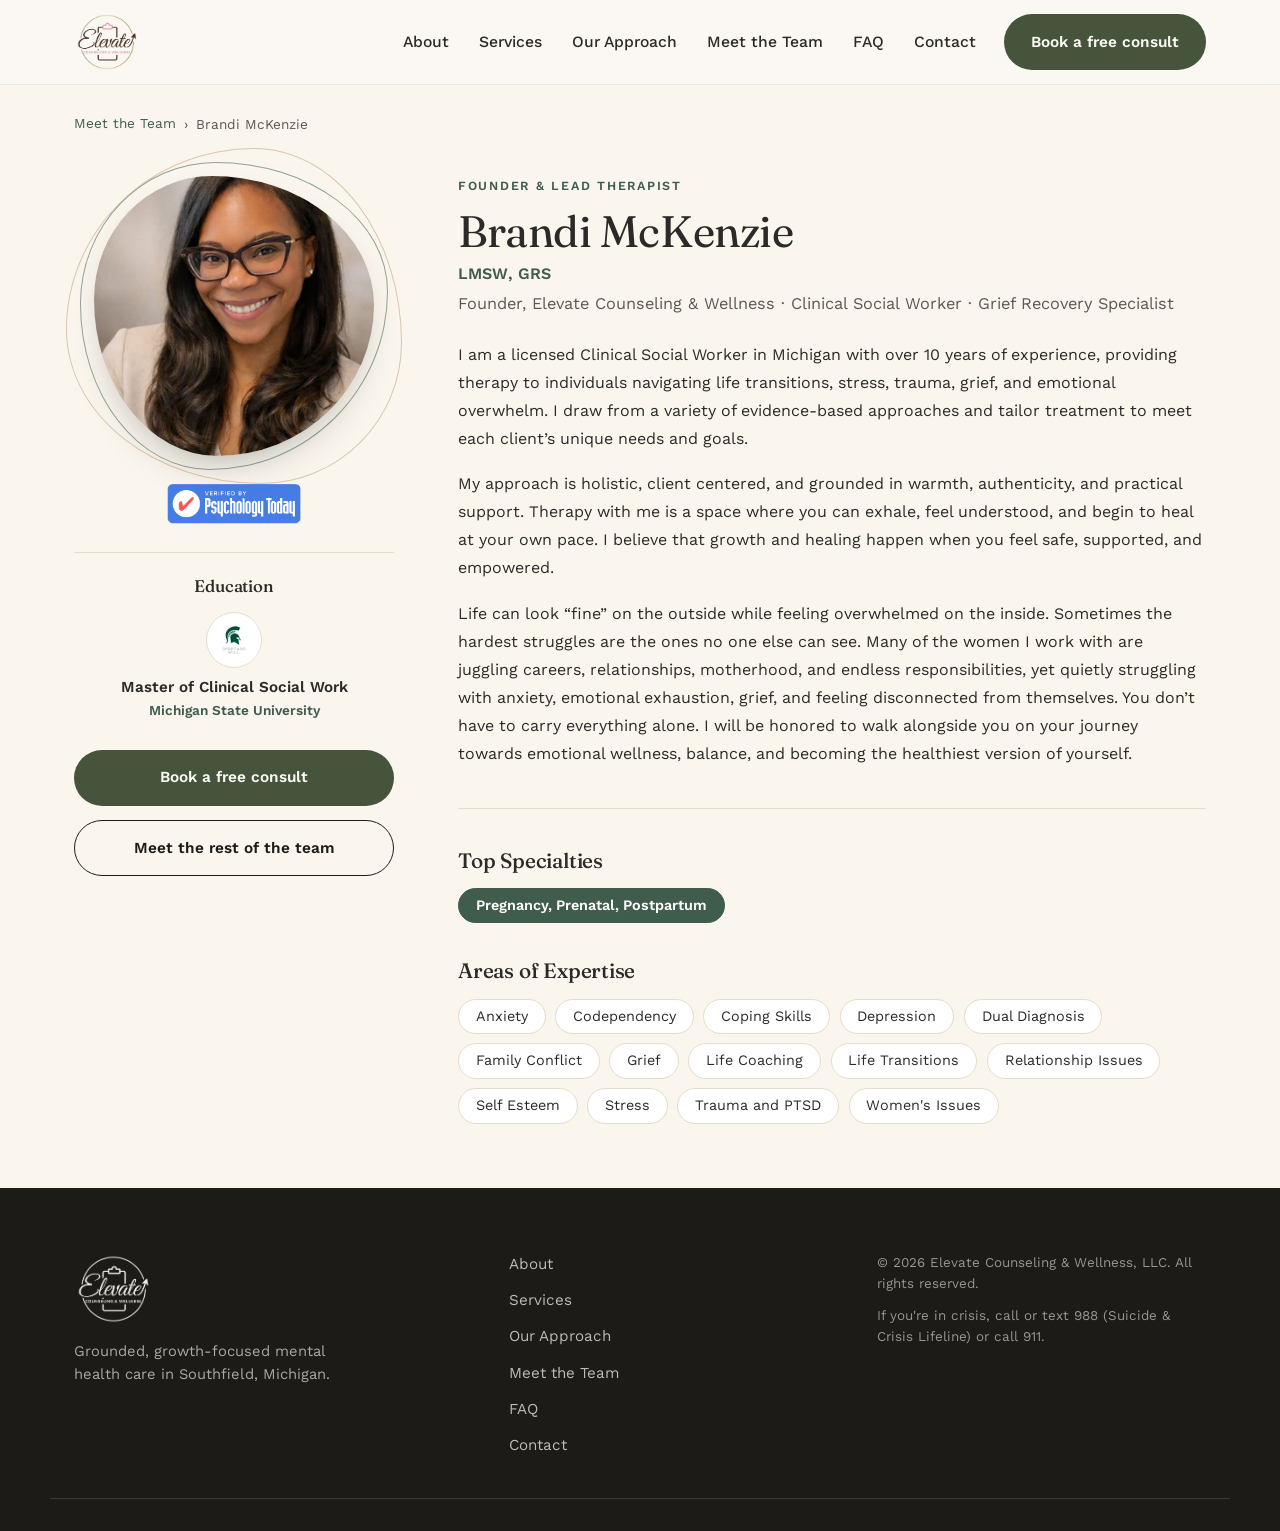
<file: team/brandi-mckenzie.html>
<!DOCTYPE html>
<html lang="en">

<head>
  <meta charset="UTF-8">
  <meta name="viewport" content="width=device-width, initial-scale=1.0">
  <title>Brandi McKenzie, LMSW, GRS | Founder & Therapist | Elevate Counseling & Wellness</title>
  <meta name="description"
    content="Meet Brandi McKenzie, LMSW, GRS — Founder and Lead Therapist of Elevate Counseling & Wellness in Southfield, Michigan. Specializing in anxiety, depression, trauma, grief, and perinatal mental health.">
  <meta name="robots" content="index, follow">
  <link rel="canonical" href="https://www.elevatecounselingmi.com/team/brandi-mckenzie.html">
  <link rel="icon" type="image/png" href="../assets/favicon-32.png">
  <link rel="apple-touch-icon" href="../assets/favicon-192.png">

  <!-- Open Graph -->
  <meta property="og:title" content="Brandi McKenzie, LMSW, GRS | Elevate Counseling & Wellness">
  <meta property="og:description"
    content="Founder and Lead Therapist of Elevate Counseling & Wellness. Anxiety, depression, trauma, grief, life transitions, and perinatal mental health.">
  <meta property="og:image" content="../assets/team/brandi-mckenzie.webp">
  <meta property="og:type" content="profile">
  <meta property="og:url" content="https://www.elevatecounselingmi.com/team/brandi-mckenzie.html">

	
  <!-- JSON-LD -->
  <script type="application/ld+json">
{
  "@context": "https://schema.org",
  "@type": "Person",
  "name": "Brandi McKenzie",
  "honorificSuffix": "LMSW, GRS",
  "jobTitle": "Founder & Lead Therapist",
  "worksFor": {
    "@type": "LocalBusiness",
    "name": "Elevate Counseling & Wellness"
  },
  "image": "https://www.elevatecounselingmi.com/assets/team/brandi-mckenzie.webp",
  "url": "https://www.elevatecounselingmi.com/team/brandi-mckenzie.html",
  "sameAs": [
    "https://www.psychologytoday.com/us/therapists/brandi-mckenzie-southfield-mi/1692669",
    "https://www.linkedin.com/in/brandi-mckenzie/"
  ]
}
  </script>

  <link rel="preconnect" href="https://fonts.googleapis.com">
  <link rel="preconnect" href="https://fonts.gstatic.com" crossorigin>
  <link
    href="https://fonts.googleapis.com/css2?family=Fraunces:ital,opsz,wght@0,9..144,300;0,9..144,400;0,9..144,500;0,9..144,600;1,9..144,400;1,9..144,500&family=Work+Sans:wght@400;500;600;700&display=swap"
    rel="stylesheet">
  <link rel="stylesheet" href="../css/styles.css">
  <link rel="stylesheet" href="../css/team.css">

  <!-- Google tag (gtag.js) -->
  <script async src="https://www.googletagmanager.com/gtag/js?id=G-04DS619NHG"></script>
  <script>
    window.dataLayer = window.dataLayer || [];
    function gtag() { dataLayer.push(arguments); }
    gtag('js', new Date());
    gtag('config', 'G-04DS619NHG');
  </script>
</head>

<body class="team-page">

  <a class="skip-link" href="#main">Skip to content</a>

  <header class="site-header" id="site-header">
    <div class="wrap header-inner">
      <a href="../index.html#top" class="brand" aria-label="Elevate Counseling & Wellness, home">
        <img src="../assets/logo.png" alt="Elevate Counseling & Wellness" class="brand-mark">
      </a>

      <nav class="main-nav" id="main-nav" aria-label="Primary">
        <a href="../index.html#about">About</a>
        <a href="../index.html#services">Services</a>
        <a href="../index.html#approach">Our Approach</a>
        <a href="index.html">Meet the Team</a>
        <a href="../index.html#faq">FAQ</a>
        <a href="../index.html#contact">Contact</a>
      </nav>

      <a href="../index.html#contact" class="btn btn-primary header-cta">Book a free consult</a>

      <button class="nav-toggle" id="nav-toggle" aria-label="Open menu" aria-expanded="false"
        aria-controls="mobile-nav">
        <span></span><span></span><span></span>
      </button>
    </div>

    <div class="mobile-nav" id="mobile-nav">
      <a href="../index.html#about">About</a>
      <a href="../index.html#services">Services</a>
      <a href="../index.html#approach">Our Approach</a>
      <a href="index.html">Meet the Team</a>
      <a href="../index.html#faq">FAQ</a>
      <a href="../index.html#contact">Contact</a>
      <a href="../index.html#contact" class="btn btn-primary">Book a free consult</a>
    </div>
  </header>

  <main id="main">

    <nav class="team-breadcrumb" aria-label="Breadcrumb">
      <div class="wrap">
        <a href="index.html">Meet the Team</a>
        <span aria-hidden="true">&rsaquo;</span>
        <span>Brandi McKenzie</span>
      </div>
    </nav>

    <section class="profile-hero">
      <div class="wrap profile-grid">

        <aside class="profile-sidebar reveal">
          <div class="portrait-ring">
            <img src="../assets/team/brandi-mckenzie.webp" alt="Portrait of Brandi McKenzie, LMSW, GRS">
          </div>

          <div class="profile-badges">
            <a class="badge-link" href="https://psychologytoday.com/us/therapists/brandi-mckenzie-southfield-mi/1692669"
              target="_blank" rel="noopener noreferrer" aria-label="View Brandi McKenzie's verified Psychology Today profile">
              <img src="../assets/team/psychology-today-verified.webp" alt="Verified by Psychology Today">
            </a>
          </div>

          <div class="sidebar-block">
            <h2>Education</h2>
            <div class="education-item">
              <div class="education-logo">
                <img src="../assets/team/msu-logo.jpg" alt="Michigan State University logo">
              </div>
              <div class="education-text">
                <p class="education-degree">Master of Clinical Social Work</p>
                <p class="education-school">Michigan State University</p>
              </div>
            </div>
          </div>

          <div class="profile-cta profile-cta-sidebar">
            <a href="../index.html#contact" class="btn btn-primary">Book a free consult</a>
            <a href="index.html" class="btn btn-ghost">Meet the rest of the team</a>
          </div>
        </aside>

        <div class="profile-copy">
          <p class="eyebrow">Founder & Lead Therapist</p>
          <h1>Brandi McKenzie</h1>
          <p class="profile-credentials">LMSW, GRS</p>
          <p class="profile-title">Founder, Elevate Counseling & Wellness &middot; Clinical Social Worker &middot;
            Grief Recovery Specialist</p>

          <div class="bio">
            <p>I am a licensed Clinical Social Worker in Michigan with over 10 years of experience, providing therapy to individuals navigating life transitions, stress, trauma, grief, and emotional overwhelm. I draw from a variety of evidence-based approaches and tailor treatment to meet each client’s unique needs and goals.</p>
            <p>My approach is holistic, client centered, and grounded in warmth, authenticity, and practical support. Therapy with me is a space where you can exhale, feel understood, and begin to heal at your own pace. I believe that growth and healing happen when you feel safe, supported, and empowered.</p>
            <p>Life can look “fine” on the outside while feeling overwhelmed on the inside. Sometimes the hardest struggles are the ones no one else can see. Many of the women I work with are juggling careers, relationships, motherhood, and endless responsibilities, yet quietly struggling with anxiety, emotional exhaustion, grief, and feeling disconnected from themselves. You don’t have to carry everything alone. I will be honored to walk alongside you on your journey towards emotional wellness, balance, and becoming the healthiest version of yourself.</p>
          </div>
		  
          <div class="specialties-panel">
            <div class="specialties-block reveal">
              <h2>Top Specialties</h2>
              <div class="pill-row">
                <span class="pill pill-top">Pregnancy, Prenatal, Postpartum</span>
              </div>
            </div>

            <div class="specialties-block reveal">
              <h2>Areas of Expertise</h2>
              <div class="pill-row">
                <span class="pill">Anxiety</span>
                <span class="pill">Codependency</span>
                <span class="pill">Coping Skills</span>
                <span class="pill">Depression</span>
                <span class="pill">Dual Diagnosis</span>
                <span class="pill">Family Conflict</span>
                <span class="pill">Grief</span>
                <span class="pill">Life Coaching</span>
                <span class="pill">Life Transitions</span>
                <span class="pill">Relationship Issues</span>
                <span class="pill">Self Esteem</span>
                <span class="pill">Stress</span>
                <span class="pill">Trauma and PTSD</span>
                <span class="pill">Women's Issues</span>
              </div>
            </div>
          </div>
        </div>

      </div>
    </section>

  </main>

  <footer class="site-footer">
    <div class="wrap footer-inner">
      <div class="footer-brand">
        <img src="../assets/logo.png" alt="Elevate Counseling & Wellness" class="footer-logo">
        <p>Grounded, growth-focused mental health care in Southfield, Michigan.</p>
      </div>
      <nav class="footer-nav" aria-label="Footer">
        <a href="../index.html#about">About</a>
        <a href="../index.html#services">Services</a>
        <a href="../index.html#approach">Our Approach</a>
        <a href="index.html">Meet the Team</a>
        <a href="../index.html#faq">FAQ</a>
        <a href="../index.html#contact">Contact</a>
      </nav>
      <div class="footer-legal">
        <p>&copy; <span id="year"></span> Elevate Counseling & Wellness, LLC. All rights reserved.</p>
        <p>If you're in crisis, call or text 988 (Suicide & Crisis Lifeline) or call 911.</p>
      </div>
    </div>
  </footer>

  <script src="../js/script.js"></script>
</body>

</html>
</file>
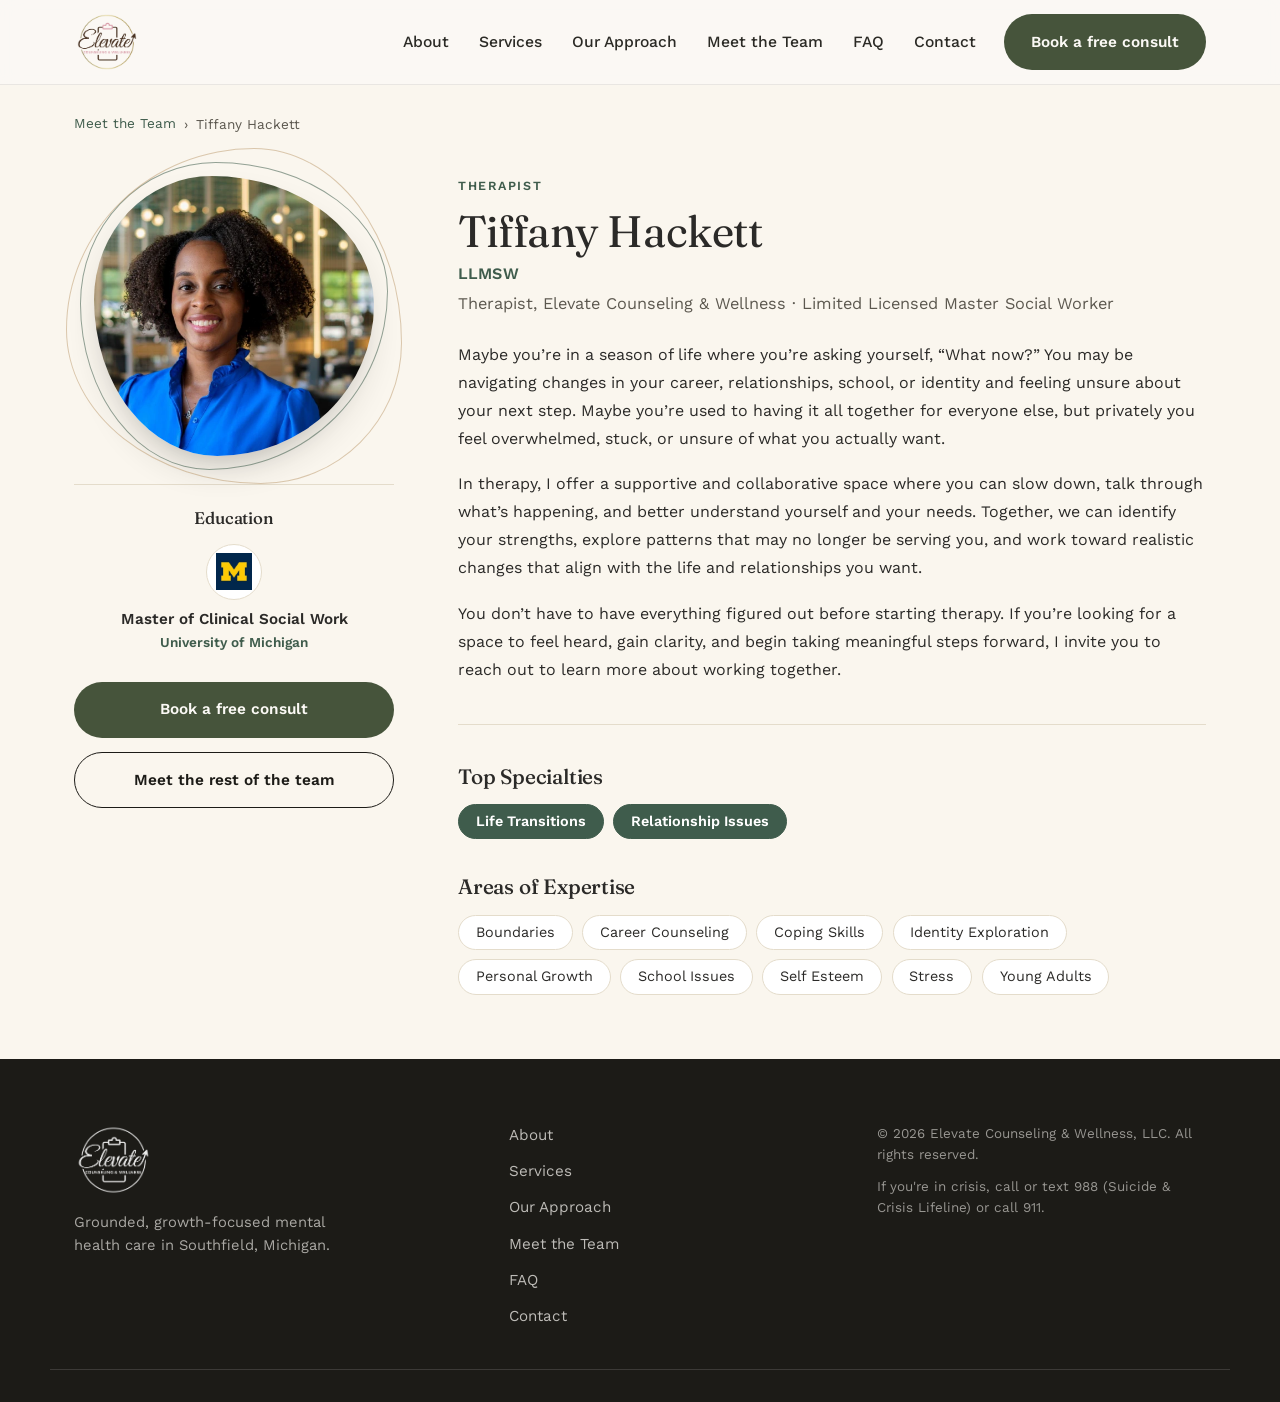
<file: team/tiffany-hackett.html>
<!DOCTYPE html>
<html lang="en">

<head>
  <meta charset="UTF-8">
  <meta name="viewport" content="width=device-width, initial-scale=1.0">
  <title>Tiffany Hackett, LLMSW | Therapist | Elevate Counseling & Wellness</title>
  <meta name="description"
    content="Meet Tiffany Hackett, LLMSW — Therapist at Elevate Counseling & Wellness in Southfield, Michigan. Supporting young adults and adults through life transitions, relationships, boundaries, self-esteem, and stress.">
  <meta name="robots" content="index, follow">
  <link rel="canonical" href="https://www.elevatecounselingmi.com/team/tiffany-hackett.html">
  <link rel="icon" type="image/png" href="../assets/favicon-32.png">
  <link rel="apple-touch-icon" href="../assets/favicon-192.png">

  <!-- Open Graph -->
  <meta property="og:title" content="Tiffany Hackett, LLMSW | Elevate Counseling & Wellness">
  <meta property="og:description"
    content="Therapist at Elevate Counseling & Wellness. Life transitions, relationship concerns, boundaries, self-esteem, and stress.">
  <meta property="og:image" content="../assets/team/tiffany-hackett.webp">
  <meta property="og:type" content="profile">
  <meta property="og:url" content="https://www.elevatecounselingmi.com/team/tiffany-hackett.html">


  <!-- JSON-LD -->
  <script type="application/ld+json">
{
  "@context": "https://schema.org",
  "@type": "Person",
  "name": "Tiffany Hackett",
  "honorificSuffix": "LLMSW",
  "jobTitle": "Therapist",
  "worksFor": {
    "@type": "LocalBusiness",
    "name": "Elevate Counseling & Wellness"
  },
  "alumniOf": {
    "@type": "CollegeOrUniversity",
    "name": "University of Michigan"
  },
  "image": "https://www.elevatecounselingmi.com/assets/team/tiffany-hackett.webp",
  "url": "https://www.elevatecounselingmi.com/team/tiffany-hackett.html"
}
  </script>

  <link rel="preconnect" href="https://fonts.googleapis.com">
  <link rel="preconnect" href="https://fonts.gstatic.com" crossorigin>
  <link
    href="https://fonts.googleapis.com/css2?family=Fraunces:ital,opsz,wght@0,9..144,300;0,9..144,400;0,9..144,500;0,9..144,600;1,9..144,400;1,9..144,500&family=Work+Sans:wght@400;500;600;700&display=swap"
    rel="stylesheet">
  <link rel="stylesheet" href="../css/styles.css">
  <link rel="stylesheet" href="../css/team.css">

  <!-- Google tag (gtag.js) -->
  <script async src="https://www.googletagmanager.com/gtag/js?id=G-04DS619NHG"></script>
  <script>
    window.dataLayer = window.dataLayer || [];
    function gtag() { dataLayer.push(arguments); }
    gtag('js', new Date());
    gtag('config', 'G-04DS619NHG');
  </script>
</head>

<body class="team-page">

  <a class="skip-link" href="#main">Skip to content</a>

  <header class="site-header" id="site-header">
    <div class="wrap header-inner">
      <a href="../index.html#top" class="brand" aria-label="Elevate Counseling & Wellness, home">
        <img src="../assets/logo.png" alt="Elevate Counseling & Wellness" class="brand-mark">
      </a>

      <nav class="main-nav" id="main-nav" aria-label="Primary">
        <a href="../index.html#about">About</a>
        <a href="../index.html#services">Services</a>
        <a href="../index.html#approach">Our Approach</a>
        <a href="index.html">Meet the Team</a>
        <a href="../index.html#faq">FAQ</a>
        <a href="../index.html#contact">Contact</a>
      </nav>

      <a href="../index.html#contact" class="btn btn-primary header-cta">Book a free consult</a>

      <button class="nav-toggle" id="nav-toggle" aria-label="Open menu" aria-expanded="false"
        aria-controls="mobile-nav">
        <span></span><span></span><span></span>
      </button>
    </div>

    <div class="mobile-nav" id="mobile-nav">
      <a href="../index.html#about">About</a>
      <a href="../index.html#services">Services</a>
      <a href="../index.html#approach">Our Approach</a>
      <a href="index.html">Meet the Team</a>
      <a href="../index.html#faq">FAQ</a>
      <a href="../index.html#contact">Contact</a>
      <a href="../index.html#contact" class="btn btn-primary">Book a free consult</a>
    </div>
  </header>

  <main id="main">

    <nav class="team-breadcrumb" aria-label="Breadcrumb">
      <div class="wrap">
        <a href="index.html">Meet the Team</a>
        <span aria-hidden="true">&rsaquo;</span>
        <span>Tiffany Hackett</span>
      </div>
    </nav>

    <section class="profile-hero">
      <div class="wrap profile-grid">

        <aside class="profile-sidebar reveal">
          <div class="portrait-ring">
            <img src="../assets/team/tiffany-hackett.webp" alt="Portrait of Tiffany Hackett, LLMSW">
          </div>

          <div class="sidebar-block">
            <h2>Education</h2>
            <div class="education-item">
              <div class="education-logo">
                <img src="../assets/team/um_logo.jpg" alt="University of Michigan logo">
              </div>
              <div class="education-text">
                <p class="education-degree">Master of Clinical Social Work</p>
                <p class="education-school">University of Michigan</p>
              </div>
            </div>
          </div>

          <div class="profile-cta profile-cta-sidebar">
            <a href="../index.html#contact" class="btn btn-primary">Book a free consult</a>
            <a href="index.html" class="btn btn-ghost">Meet the rest of the team</a>
          </div>
        </aside>

        <div class="profile-copy">
          <p class="eyebrow">Therapist</p>
          <h1>Tiffany Hackett</h1>
          <p class="profile-credentials">LLMSW</p>
          <p class="profile-title">Therapist, Elevate Counseling & Wellness &middot; Limited Licensed Master Social
            Worker</p>

          <div class="bio">
            <p>Maybe you’re in a season of life where you’re asking yourself, “What now?” You may be navigating changes in your career, relationships, school, or identity and feeling unsure about your next step. Maybe you’re used to having it all together for everyone else, but privately you feel overwhelmed, stuck, or unsure of what you actually want.</p>
            <p>In therapy, I offer a supportive and collaborative space where you can slow down, talk through what’s happening, and better understand yourself and your needs. Together, we can identify your strengths, explore patterns that may no longer be serving you, and work toward realistic changes that align with the life and relationships you want.</p>
            <p>You don’t have to have everything figured out before starting therapy. If you’re looking for a space to feel heard, gain clarity, and begin taking meaningful steps forward, I invite you to reach out to learn more about working together.</p>
          </div>

          <div class="specialties-panel">
            <div class="specialties-block reveal">
              <h2>Top Specialties</h2>
              <div class="pill-row">
                <span class="pill pill-top">Life Transitions</span>
                <span class="pill pill-top">Relationship Issues</span>
              </div>
            </div>

            <div class="specialties-block reveal">
              <h2>Areas of Expertise</h2>
              <div class="pill-row">
                <span class="pill">Boundaries</span>
                <span class="pill">Career Counseling</span>
                <span class="pill">Coping Skills</span>
                <span class="pill">Identity Exploration</span>
                <span class="pill">Personal Growth</span>
                <span class="pill">School Issues</span>
                <span class="pill">Self Esteem</span>
                <span class="pill">Stress</span>
                <span class="pill">Young Adults</span>
              </div>
            </div>
          </div>
        </div>

      </div>
    </section>

  </main>

  <footer class="site-footer">
    <div class="wrap footer-inner">
      <div class="footer-brand">
        <img src="../assets/logo.png" alt="Elevate Counseling & Wellness" class="footer-logo">
        <p>Grounded, growth-focused mental health care in Southfield, Michigan.</p>
      </div>
      <nav class="footer-nav" aria-label="Footer">
        <a href="../index.html#about">About</a>
        <a href="../index.html#services">Services</a>
        <a href="../index.html#approach">Our Approach</a>
        <a href="index.html">Meet the Team</a>
        <a href="../index.html#faq">FAQ</a>
        <a href="../index.html#contact">Contact</a>
      </nav>
      <div class="footer-legal">
        <p>&copy; <span id="year"></span> Elevate Counseling & Wellness, LLC. All rights reserved.</p>
        <p>If you're in crisis, call or text 988 (Suicide & Crisis Lifeline) or call 911.</p>
      </div>
    </div>
  </footer>

  <script src="../js/script.js"></script>
</body>

</html>
</file>
<file: css/styles.css>
/* ============================================================
   Elevate Counseling & Wellness — design tokens
   ============================================================ */
:root{
  --sage:        #7C8C6E;
  --sage-dark:   #46543B;
  --sage-deep:   #333F2A;
  --sage-pale:   #EEF1E7;
  --oak:         #C9AD82;
  --oak-pale:    #F3E9D8;
  --oak-line:    #E4D4B8;
  --gold:        #B08A4E;
  --gold-soft:   #C9A667;
  --black:       #1C1B17;
  --ink:         #2B2A25;
  --cream:       #FBF9F5;
  --white:       #FFFFFF;

  --font-display: "Fraunces", "Iowan Old Style", serif;
  --font-body: "Work Sans", "Segoe UI", sans-serif;

  --container: 1180px;
  --radius-sm: 10px;
  --radius-md: 18px;
  --radius-lg: 28px;

  --ease: cubic-bezier(.22,.8,.32,1);
}

*,*::before,*::after{ box-sizing: border-box; }
html{ scroll-behavior: smooth; }
@media (prefers-reduced-motion: reduce){
  html{ scroll-behavior: auto; }
  *,*::before,*::after{ animation-duration: 0.01ms !important; animation-iteration-count: 1 !important; transition-duration: 0.01ms !important; scroll-behavior: auto !important; }
}

body{
  margin:0;
  font-family: var(--font-body);
  color: var(--ink);
  background: var(--cream);
  -webkit-font-smoothing: antialiased;
  line-height: 1.6;
}

h1,h2,h3{
  font-family: var(--font-display);
  color: var(--black);
  line-height: 1.12;
  margin: 0 0 .5em;
  font-weight: 500;
  letter-spacing: -0.01em;
}
h1{ font-size: clamp(2.6rem, 5.4vw, 4.4rem); font-weight: 400; }
h1 em{ font-style: italic; color: var(--sage-dark); font-weight: 400; }
h2{ font-size: clamp(1.9rem, 3.4vw, 2.7rem); }
h3{ font-size: 1.28rem; font-weight: 600; font-family: var(--font-body); }

p{ margin: 0 0 1em; }
a{ color: inherit; }
img{ max-width: 100%; display:block; }

.wrap{ max-width: var(--container); margin: 0 auto; padding: 0 24px; }

.eyebrow{
  font-family: var(--font-body);
  text-transform: uppercase;
  letter-spacing: .14em;
  font-size: .78rem;
  font-weight: 600;
  color: var(--gold);
  margin: 0 0 .9em;
}

.skip-link{
  position:absolute; left:-999px; top:0; background:var(--black); color:var(--white);
  padding:.8em 1.2em; z-index:200; border-radius: 0 0 8px 0;
}
.skip-link:focus{ left:0; }

:focus-visible{
  outline: 2px solid var(--gold);
  outline-offset: 3px;
}

/* ============================================================
   Buttons
   ============================================================ */
.btn{
  display:inline-flex; align-items:center; justify-content:center;
  padding: .95em 1.7em;
  border-radius: 999px;
  font-weight: 600;
  font-size: .96rem;
  text-decoration:none;
  border: 1.5px solid transparent;
  transition: transform .25s var(--ease), background-color .25s var(--ease), color .25s var(--ease), border-color .25s var(--ease);
  cursor:pointer;
  white-space: nowrap;
}
.btn-primary{
  background: var(--sage-dark);
  color: var(--cream);
}
.btn-primary:hover{ background: var(--black); transform: translateY(-2px); }
.btn-ghost{
  background: transparent;
  border-color: var(--black);
  color: var(--black);
}
.btn-ghost:hover{ background: var(--black); color: var(--cream); transform: translateY(-2px); }

/* ============================================================
   Header
   ============================================================ */
.site-header{
  position: sticky; top:0; z-index:100;
  background: rgba(251,249,245,.86);
  backdrop-filter: blur(10px);
  border-bottom: 1px solid rgba(28,27,23,.08);
  transition: box-shadow .3s var(--ease);
}
.header-inner{
  display:flex; align-items:center; gap: 28px;
  height: 84px;
}
.brand{ display:flex; align-items:center; height: 100%; flex-shrink:0; }
.brand-mark{ height: 62px; width:auto; }

.main-nav{ display:flex; gap: 30px; margin-left: auto; }
.main-nav a{
  text-decoration:none; font-weight:500; font-size:.98rem; color: var(--ink);
  position:relative; padding: 4px 0;
}
.main-nav a::after{
  content:""; position:absolute; left:0; right:100%; bottom:0; height:2px;
  background: var(--gold); transition: right .25s var(--ease);
}
.main-nav a:hover::after{ right:0; }

.header-cta{ flex-shrink:0; }

.nav-toggle{
  display:none; flex-direction:column; justify-content:center; gap:5px;
  width: 42px; height:42px; background:none; border:none; cursor:pointer;
  margin-left:auto;
}
.nav-toggle span{ display:block; width:100%; height:2px; background:var(--black); transition: transform .3s var(--ease), opacity .3s var(--ease); }
.nav-toggle.open span:nth-child(1){ transform: translateY(7px) rotate(45deg); }
.nav-toggle.open span:nth-child(2){ opacity:0; }
.nav-toggle.open span:nth-child(3){ transform: translateY(-7px) rotate(-45deg); }

.mobile-nav{
  display:none; flex-direction:column; gap: 2px;
  background: var(--cream);
  border-bottom: 1px solid rgba(28,27,23,.08);
  max-height:0; overflow:hidden; transition: max-height .35s var(--ease);
}
.mobile-nav.open{ max-height: 450px; }
.mobile-nav a{
  padding: 16px 24px; text-decoration:none; color: var(--ink); font-weight:500;
  border-top: 1px solid rgba(28,27,23,.06);
}
.mobile-nav .btn{ margin: 14px 24px 20px; }

@media (max-width: 900px){
  .main-nav, .header-cta{ display:none; }
  .nav-toggle{ display:flex; }
  .mobile-nav{ display:flex; }
  .brand-mark{ height:52px; }
  .header-inner{ height:72px; }
}

/* ============================================================
   Reveal-on-scroll
   ============================================================ */
.reveal{
  opacity:0; transform: translateY(22px);
  transition: opacity .8s var(--ease), transform .8s var(--ease);
}
.reveal.in-view{ opacity:1; transform:none; }

/* ============================================================
   Hero
   ============================================================ */
.hero{
  position:relative; overflow:hidden;
  padding: 96px 0 110px;
}
.hero-blob{
  position:absolute; top:-180px; right:-220px; width:760px; height:760px;
  background: var(--sage-pale);
  border-radius: 46% 54% 60% 40% / 55% 45% 55% 45%;
  z-index:0;
}
.hero-line{
  position:absolute; left: 4%; top:0; width: 260px; height:100%;
  overflow:visible; z-index:0; opacity:.5;
}
.hero-line path{
  fill:none; stroke: var(--oak-line); stroke-width:2;
}
.hero-inner{
  position:relative; z-index:1;
  display:grid; grid-template-columns: 1.15fr .85fr; gap: 64px; align-items:center;
}
.hero-sub{ font-size: 1.14rem; color: var(--ink); max-width: 46ch; }
.hero-actions{ display:flex; gap:16px; flex-wrap:wrap; margin: 30px 0 32px; }
.hero-badges{
  list-style:none; margin:0; padding:0; display:flex; gap: 22px; flex-wrap:wrap;
}
.hero-badges li{
  font-size:.86rem; font-weight:600; color: var(--sage-dark);
  padding-left: 22px; position:relative;
}
.hero-badges li::before{
  content:""; position:absolute; left:0; top:50%; transform:translateY(-50%);
  width:9px; height:9px; border-radius:50%; background: var(--gold-soft);
}

.hero-art{ display:flex; justify-content:center; }
.hero-art-card{
  background: var(--white);
  border: 1px solid var(--oak-line);
  border-radius: var(--radius-lg);
  padding: 10px;
  box-shadow: 0 30px 60px -30px rgba(43,42,37,.25);
  width: 140%; max-width: none;
}
.hero-logo{ width:100%; height:auto; }

@media (max-width: 900px){
  .hero{ padding: 56px 0 72px; }
  .hero-inner{ grid-template-columns: 1fr; gap: 44px; }
  .hero-art{ order:-1; max-width:280px; margin:0 auto; }
  .hero-blob{ width:520px; height:520px; top:-140px; right:-160px; }
}
/* ============================================================
   Founder Section
   ============================================================ */
    .founder-section { padding: 100px 0; background: var(--sage-pale); }
    .founder-grid {
      display: grid;
      grid-template-columns: minmax(200px, 280px) 1fr;
      gap: clamp(2.5rem, 5vw, 4.5rem);
      align-items: center;
    }
    .founder-portrait { display: flex; justify-content: center; }
    .founder-title {
      font-family: var(--font-body);
      font-weight: 600;
      color: var(--sage-dark);
      margin: 0 0 1em;
    }
    .founder-copy p.bio-text { font-size: 1.04rem; color: var(--ink); max-width: 58ch; }
    .founder-actions { display: flex; flex-wrap: wrap; gap: 16px; margin-top: 1.6em; }
    @media (max-width: 760px) {
      .founder-grid { grid-template-columns: 1fr; justify-items: center; text-align: center; }
      .founder-copy p.bio-text { max-width: 60ch; }
    }

/* ============================================================
   About
   ============================================================ */
.about{ padding: 110px 0; }
.about-grid{
  display:grid; grid-template-columns: .8fr 1.2fr; gap: 70px; align-items:start;
}
.media-frame{ position:relative; }
.media-placeholder{
  aspect-ratio: 4/5;
  background: linear-gradient(160deg, var(--oak-pale), var(--sage-pale));
  border-radius: var(--radius-lg);
  display:flex; align-items:center; justify-content:center;
  color: var(--sage-dark); font-weight:600; letter-spacing:.04em;
  border: 1px solid var(--oak-line);
}
.stat-card{
  position:relative; margin: -50px 20px 0 auto; width: 76%;
  background: var(--black); color: var(--cream);
  border-radius: var(--radius-md);
  padding: 24px 26px;
  display:flex; flex-direction:column; gap:4px;
}
.stat-card strong{ font-family: var(--font-display); font-size:2.1rem; color: var(--gold-soft); }
.stat-card span{ font-size:.9rem; color: rgba(251,249,245,.8); }

.about-copy p{ color: var(--ink); font-size: 1.04rem; }
.about-list{ display:flex; flex-direction:column; gap: 20px; margin-top: 30px; }
.about-list-item{ display:flex; gap: 16px; align-items:flex-start; }
.marker{
  width:10px; height:10px; border-radius:50%; background: var(--sage);
  margin-top: 8px; flex-shrink:0;
}
.about-list-item strong{ display:block; font-size:1.02rem; color: var(--black); }
.about-list-item span{ font-size:.94rem; color: var(--ink); opacity:.85; }

@media (max-width: 860px){
  .about-grid{ grid-template-columns: 1fr; gap:40px; }
  .stat-card{ width: 90%; margin: -40px auto 0; }
}

/* ============================================================
   Services
   ============================================================ */
.services{ padding: 90px 0 110px; background: var(--oak-pale); }
.section-head{ max-width: 640px; margin: 0 0 56px; }
.section-head.light h2, .section-head.light p{ color: var(--cream); }
.section-sub{ font-size: 1.06rem; color: var(--ink); }
.section-head a{ color: var(--gold); font-weight:600; text-decoration:underline; text-underline-offset:3px; }

.service-grid{
  display:grid; grid-template-columns: repeat(4,1fr); gap: 24px;
}
.service-card{
  background: var(--white);
  border-radius: var(--radius-md);
  padding: 34px 28px;
  border: 1px solid var(--oak-line);
  transition: transform .3s var(--ease), box-shadow .3s var(--ease);
}
.service-card:hover{ transform: translateY(-6px); box-shadow: 0 24px 40px -28px rgba(43,42,37,.3); }
.service-icon{
  width:52px; height:52px; border-radius: 50%;
  background: var(--sage-pale);
  display:flex; align-items:center; justify-content:center;
  margin-bottom: 20px;
}
.service-icon svg{ width:26px; height:26px; fill:none; stroke: var(--sage-dark); stroke-width:2.2; stroke-linecap:round; stroke-linejoin:round; }
.service-card h3{ margin-bottom:.4em; }
.service-card p{ font-size:.94rem; color: var(--ink); opacity:.88; margin:0; }

@media (max-width: 980px){
  .service-grid{ grid-template-columns: repeat(2,1fr); }
}
@media (max-width: 560px){
  .service-grid{ grid-template-columns: 1fr; }
}

/* ============================================================
   Approach / growth path (signature element)
   ============================================================ */
.approach{ padding: 110px 0 100px; background: var(--black); position:relative; }
.path{ position:relative; max-width: 640px; margin: 0 auto; padding-left: 56px; }
.path-line{ position:absolute; left:0; top:0; width:40px; height:100%; }
.path-line path{
  fill:none; stroke: var(--sage); stroke-width:2;
  stroke-dasharray: 1000; stroke-dashoffset: 1000;
  transition: stroke-dashoffset 1.4s var(--ease);
}
.path-line.drawn path{ stroke-dashoffset: 0; }

.path-step{ position:relative; padding-bottom: 68px; }
.path-step:last-child{ padding-bottom:0; }
.path-node{
  position:absolute; left: -56px; top:0; width:40px; height:40px;
  border-radius:50%; background: var(--sage-dark); border: 3px solid var(--black);
  display:flex; align-items:center; justify-content:center; z-index:1;
}
.path-node span{ font-family: var(--font-display); color: var(--gold-soft); font-size:1.05rem; }
.path-content h3{ color: var(--cream); margin-bottom:.35em; }
.path-content p{ color: rgba(251,249,245,.72); margin:0; max-width: 48ch; }

@media (max-width: 640px){
  .path{ padding-left: 46px; }
  .path-node{ left:-46px; width:34px; height:34px; }
}

/* ============================================================
   Testimonials
   ============================================================ */
.testimonials{ padding: 100px 0; }
.quote-grid{ display:grid; grid-template-columns: repeat(3,1fr); gap: 24px; }
.quote-card{
  background: var(--sage-pale);
  border-radius: var(--radius-md);
  padding: 32px 28px;
  margin:0;
}
.quote-card blockquote{
  margin: 0 0 18px; font-family: var(--font-display); font-style:italic;
  font-size: 1.14rem; color: var(--black); line-height:1.5;
}
.quote-card figcaption{ font-size:.86rem; font-weight:600; color: var(--sage-dark); }
.quote-disclaimer{ font-size:.82rem; color: var(--ink); opacity:.6; margin: 28px 0 0; text-align:center; }

@media (max-width: 900px){
  .quote-grid{ grid-template-columns: 1fr; }
}

/* ============================================================
   FAQ
   ============================================================ */
.faq{ padding: 100px 0 110px; background: var(--oak-pale); }
.faq-grid{ display:grid; grid-template-columns: .8fr 1.2fr; gap: 60px; align-items:start; }

.accordion-item{ border-bottom: 1px solid var(--oak-line); }
.accordion-trigger{
  width:100%; background:none; border:none; cursor:pointer;
  display:flex; align-items:center; justify-content:space-between; gap: 16px;
  padding: 22px 0; text-align:left;
  font-family: var(--font-body); font-weight:600; font-size:1.02rem; color: var(--black);
}
.acc-icon{
  position:relative; width:18px; height:18px; flex-shrink:0;
}
.acc-icon::before, .acc-icon::after{
  content:""; position:absolute; background: var(--gold); border-radius:2px;
}
.acc-icon::before{ left:0; top:8px; width:18px; height:2px; }
.acc-icon::after{ left:8px; top:0; width:2px; height:18px; transition: transform .3s var(--ease); }
.accordion-trigger[aria-expanded="true"] .acc-icon::after{ transform: rotate(90deg); }

.accordion-panel{
  max-height:0; overflow:hidden; transition: max-height .35s var(--ease);
}
.accordion-panel p{ padding: 0 0 22px; color: var(--ink); max-width: 62ch; margin:0; }

@media (max-width: 900px){
  .faq-grid{ grid-template-columns: 1fr; gap: 30px; }
}

/* ============================================================
   Contact
   ============================================================ */
.contact{ padding: 110px 0 120px; }
.contact-grid{ display:grid; grid-template-columns: .85fr 1.15fr; gap: 70px; }
.contact-details{ margin-top: 34px; display:flex; flex-direction:column; gap: 22px; }
.contact-details > div{ display:flex; gap:14px; align-items:flex-start; }
.contact-details strong{ display:block; color: var(--black); }
.contact-details span{ font-size:.94rem; color: var(--ink); opacity:.85; }

.contact-form{
  background: var(--white); border: 1px solid var(--oak-line);
  border-radius: var(--radius-lg); padding: 40px;
}
.form-row{ margin-bottom: 20px; display:flex; flex-direction:column; gap:6px; }
.form-row.two-col{ display:grid; grid-template-columns: 1fr 1fr; gap: 20px; }
.form-row.two-col > div{ display:flex; flex-direction:column; gap:6px; }
label{ font-size:.86rem; font-weight:600; color: var(--black); }
input, select, textarea{
  font-family: var(--font-body); font-size: .98rem; color: var(--ink);
  padding: .8em .9em; border: 1.5px solid var(--oak-line); border-radius: var(--radius-sm);
  background: var(--cream);
  transition: border-color .25s var(--ease);
}
input:focus, select:focus, textarea:focus{ border-color: var(--sage); outline:none; }
textarea{ resize: vertical; }
.form-submit{ width:100%; margin-top: 6px; }
.form-note{ min-height: 1.4em; font-size:.9rem; color: var(--sage-dark); font-weight:600; margin: 10px 0 0; }

@media (max-width: 900px){
  .contact-grid{ grid-template-columns: 1fr; gap: 40px; }
  .contact-form{ padding: 28px; }
  .form-row.two-col{ grid-template-columns: 1fr; }
}

/* ============================================================
   Footer
   ============================================================ */
.site-footer{ background: var(--black); color: rgba(251,249,245,.85); padding: 64px 0 32px; }
.footer-inner{ display:grid; grid-template-columns: 1.2fr 1fr 1fr; gap: 40px; padding-bottom: 40px; border-bottom: 1px solid rgba(251,249,245,.14); }
.footer-logo{ height: 74px; width:auto; margin-bottom: 14px; filter: brightness(0) invert(1) opacity(.92); }
.footer-brand p{ font-size:.92rem; max-width: 32ch; opacity:.75; }
.footer-nav{ display:flex; flex-direction:column; gap: 12px; }
.footer-nav a{ text-decoration:none; color: inherit; font-size:.95rem; opacity:.85; }
.footer-nav a:hover{ opacity:1; }
.footer-legal p{ font-size:.84rem; opacity:.65; margin: 0 0 10px; }

@media (max-width: 760px){
  .footer-inner{ grid-template-columns: 1fr; gap: 26px; text-align:left; }
}
</file>
<file: css/team.css>
/* ==========================================================================
   Team pages — extends css/styles.css
   Design tokens (kept local so this file works whether or not styles.css
   already defines a color system):
   --team-cream        page background, warm neutral
   --team-ink          body text
   --team-ink-soft     secondary text
   --team-forest       primary accent (growth motif, echoes "Room to grow")
   --team-forest-deep  hover / pressed state
   --team-forest-tint  pale tint for pill backgrounds
   --team-gold         secondary accent for credential ribbon
   --team-line         hairline dividers / borders
   ========================================================================== */

.team-page {
  --team-cream: #faf6ee;
  --team-ink: #2b2a28;
  --team-ink-soft: #5c584f;
  --team-forest: #3f5c4c;
  --team-forest-deep: #2e463a;
  --team-forest-tint: #e8efe9;
  --team-gold: #ab8149;
  --team-line: #e4dccb;

  background: var(--team-cream);
  color: var(--team-ink);
}

.team-page main {
  background: var(--team-cream);
}

/* --- Breadcrumb --------------------------------------------------------- */
.team-breadcrumb {
  padding: 1.75rem 0 0;
}

.team-breadcrumb .wrap {
  display: flex;
  align-items: center;
  gap: 0.5rem;
  font-family: "Work Sans", sans-serif;
  font-size: 0.85rem;
  color: var(--team-ink-soft);
}

.team-breadcrumb a {
  color: var(--team-forest);
  text-decoration: none;
  border-bottom: 1px solid transparent;
  transition: border-color 0.2s ease;
}

.team-breadcrumb a:hover {
  border-color: currentColor;
}

/* --- Profile hero --------------------------------------------------------
   Signature element: the headshot sits inside an organic "growth ring" —
   a soft double outline, echoing the hero-blob / path motifs used on the
   homepage — rather than a plain square/circle crop.
   ------------------------------------------------------------------------ */
.profile-hero {
  padding: 2.5rem 0 4rem;
}

.profile-grid {
  display: grid;
  grid-template-columns: minmax(220px, 320px) 1fr;
  gap: clamp(2rem, 5vw, 4.5rem);
  align-items: start;
}

.profile-sidebar {
  position: sticky;
  top: 2rem;
  display: flex;
  flex-direction: column;
  align-items: center;
  gap: 1.75rem;
}

.portrait-ring {
  position: relative;
  width: 100%;
  max-width: 280px;
  aspect-ratio: 1 / 1;
}

.portrait-ring::before {
  content: "";
  position: absolute;
  inset: -14px;
  border-radius: 44% 56% 58% 42% / 46% 42% 58% 54%;
  border: 1.5px solid var(--team-forest);
  opacity: 0.55;
}

.portrait-ring::after {
  content: "";
  position: absolute;
  inset: -28px;
  border-radius: 56% 44% 42% 58% / 54% 58% 42% 46%;
  border: 1px solid var(--team-gold);
  opacity: 0.4;
}

.portrait-ring img {
  width: 100%;
  height: 100%;
  object-fit: cover;
  border-radius: 42% 58% 56% 44% / 44% 46% 54% 56%;
  box-shadow: 0 18px 40px -20px rgba(43, 42, 40, 0.45);
  display: block;
}

.profile-badges {
  display: flex;
  flex-direction: column;
  align-items: center;
  gap: 0.9rem;
  width: 100%;
}

.badge-link {
  display: inline-flex;
}

.badge-link img {
  height: 40px;
  width: auto;
  display: block;
}

.sidebar-block {
  width: 100%;
  border-top: 1px solid var(--team-line);
  padding-top: 1.5rem;
}

.sidebar-block h2 {
  font-family: "Fraunces", serif;
  font-size: 1.05rem;
  margin: 0 0 1rem;
  color: var(--team-ink);
  text-align: center;
}

.profile-cta-sidebar {
  width: 100%;
  flex-direction: column;
  margin-bottom: 0;
}

.profile-cta-sidebar .btn {
  text-align: center;
}

.social-row {
  display: flex;
  align-items: center;
  gap: 0.75rem;
}

.social-icon {
  display: inline-flex;
  align-items: center;
  justify-content: center;
  width: 40px;
  height: 40px;
  border-radius: 50%;
  background: var(--team-forest);
  color: #fff;
  transition: background 0.2s ease, transform 0.2s ease;
}

.social-icon svg {
  width: 19px;
  height: 19px;
  fill: currentColor;
}

.social-icon:hover {
  background: var(--team-forest-deep);
  transform: translateY(-2px);
}

.profile-copy .eyebrow {
  color: var(--team-forest);
}

.profile-copy h1 {
  font-family: "Fraunces", serif;
  font-size: clamp(2rem, 4vw, 2.75rem);
  line-height: 1.1;
  margin: 0.25rem 0 0.35rem;
  color: var(--team-ink);
}

.profile-credentials {
  font-family: "Work Sans", sans-serif;
  font-weight: 600;
  color: var(--team-forest);
  letter-spacing: 0.01em;
  margin: 0 0 0.35rem;
}

.profile-title {
  font-family: "Work Sans", sans-serif;
  color: var(--team-ink-soft);
  font-size: 1.02rem;
  line-height: 1.5;
  margin: 0 0 1.5rem;
}

.profile-cta {
  display: flex;
  flex-wrap: wrap;
  gap: 0.9rem;
  margin-bottom: 2.25rem;
}

.profile-copy .bio p {
  font-family: "Work Sans", sans-serif;
  line-height: 1.75;
  color: var(--team-ink);
  margin: 0 0 1.1rem;
}

.profile-copy .bio p:last-child {
  margin-bottom: 0;
}

/* --- Specialties ---------------------------------------------------------*/
.specialties-panel {
  border-top: 1px solid var(--team-line);
  margin-top: 2.5rem;
  padding-top: 2.5rem;
}

.specialties-block + .specialties-block {
  margin-top: 2.25rem;
}

.specialties-block h2 {
  font-family: "Fraunces", serif;
  font-size: 1.3rem;
  margin: 0 0 1rem;
  color: var(--team-ink);
}

.pill-row {
  display: flex;
  flex-wrap: wrap;
  gap: 0.6rem;
}

.pill {
  font-family: "Work Sans", sans-serif;
  font-size: 0.9rem;
  padding: 0.5rem 1.05rem;
  border-radius: 999px;
  background: #fff;
  border: 1px solid var(--team-line);
  color: var(--team-ink);
  line-height: 1.2;
}

.pill.pill-top {
  background: var(--team-forest);
  border-color: var(--team-forest);
  color: #fff;
  font-weight: 600;
}

/* --- Education (sidebar card) ----------------------------------------------*/
.education-item {
  display: flex;
  flex-direction: column;
  align-items: center;
  text-align: center;
  gap: 0.6rem;
}

.education-logo {
  flex-shrink: 0;
  width: 56px;
  height: 56px;
  border-radius: 50%;
  background: #fff;
  border: 1px solid var(--team-line);
  display: flex;
  align-items: center;
  justify-content: center;
  padding: 0.55rem;
}

.education-logo img {
  width: 100%;
  height: 100%;
  object-fit: contain;
  display: block;
}

.education-text {
  font-family: "Work Sans", sans-serif;
}

.education-degree {
  margin: 0 0 0.15rem;
  font-weight: 600;
  color: var(--team-ink);
  font-size: 0.95rem;
  line-height: 1.35;
}

.education-school {
  margin: 0;
  color: var(--team-forest);
  font-weight: 600;
  font-size: 0.85rem;
}

/* --- About-section teaser (embedded on the homepage) ---------------------*/
.team-teaser {
  margin-top: 3.5rem;
  padding-top: 3rem;
  border-top: 1px solid var(--team-line, #e4dccb);
}

.team-teaser-inner {
  display: flex;
  align-items: center;
  gap: 1.75rem;
  flex-wrap: wrap;
}

.team-teaser-photo {
  width: 84px;
  height: 84px;
  border-radius: 42% 58% 56% 44% / 44% 46% 54% 56%;
  overflow: hidden;
  flex-shrink: 0;
}

.team-teaser-photo img {
  width: 100%;
  height: 100%;
  object-fit: cover;
  display: block;
}

.team-teaser-copy {
  flex: 1;
  min-width: 220px;
}

.team-teaser-copy p.eyebrow {
  margin-bottom: 0.25rem;
}

.team-teaser-copy h3 {
  font-family: "Fraunces", serif;
  font-size: 1.3rem;
  margin: 0 0 0.35rem;
}

.team-teaser-copy p.teaser-sub {
  margin: 0;
  color: var(--team-ink-soft, #5c584f);
  font-family: "Work Sans", sans-serif;
  line-height: 1.6;
}

/* --- Team grid page (/team/index.html) -----------------------------------*/
.team-grid-section {
  padding: 1rem 0 5rem;
}

.team-grid {
  display: grid;
  grid-template-columns: repeat(auto-fill, minmax(230px, 1fr));
  gap: 2.25rem;
  margin-top: 2.5rem;
}

.team-card {
  display: block;
  text-decoration: none;
  color: inherit;
  text-align: center;
}

.team-card-photo {
  width: 100%;
  aspect-ratio: 1 / 1;
  max-width: 220px;
  margin: 0 auto 1.1rem;
  border-radius: 42% 58% 56% 44% / 44% 46% 54% 56%;
  overflow: hidden;
  box-shadow: 0 14px 30px -18px rgba(43, 42, 40, 0.4);
  transition: transform 0.25s ease;
}

.team-card:hover .team-card-photo {
  transform: translateY(-4px);
}

.team-card-photo img {
  width: 100%;
  height: 100%;
  object-fit: cover;
  display: block;
}

.team-card h3 {
  font-family: "Fraunces", serif;
  font-size: 1.2rem;
  margin: 0 0 0.15rem;
}

.team-card .card-credentials {
  font-family: "Work Sans", sans-serif;
  font-size: 0.85rem;
  color: var(--team-forest);
  font-weight: 600;
  margin: 0 0 0.35rem;
}

.team-card .card-role {
  font-family: "Work Sans", sans-serif;
  font-size: 0.9rem;
  color: var(--team-ink-soft);
  margin: 0 0 0.75rem;
  line-height: 1.5;
}

.team-card .card-link {
  font-family: "Work Sans", sans-serif;
  font-size: 0.85rem;
  font-weight: 600;
  color: var(--team-forest);
}

.team-card-placeholder {
  border: 1.5px dashed var(--team-line);
  border-radius: 20px;
  padding: 2rem 1.25rem;
  display: flex;
  flex-direction: column;
  align-items: center;
  justify-content: center;
  gap: 0.5rem;
  color: var(--team-ink-soft);
  font-family: "Work Sans", sans-serif;
  font-size: 0.9rem;
  min-height: 260px;
  text-align: center;
}

/* --- Responsive ------------------------------------------------------- */
@media (max-width: 760px) {
  .profile-grid {
    grid-template-columns: 1fr;
    justify-items: center;
    text-align: center;
  }

  .profile-sidebar {
    position: static;
    max-width: 320px;
  }

  .profile-cta {
    justify-content: center;
  }

  .profile-cta-sidebar {
    flex-direction: row;
    max-width: 320px;
    margin: 0 auto;
  }

  .specialties-panel {
    text-align: left;
  }

  .team-teaser-inner {
    text-align: center;
    justify-content: center;
  }
}
</file>
